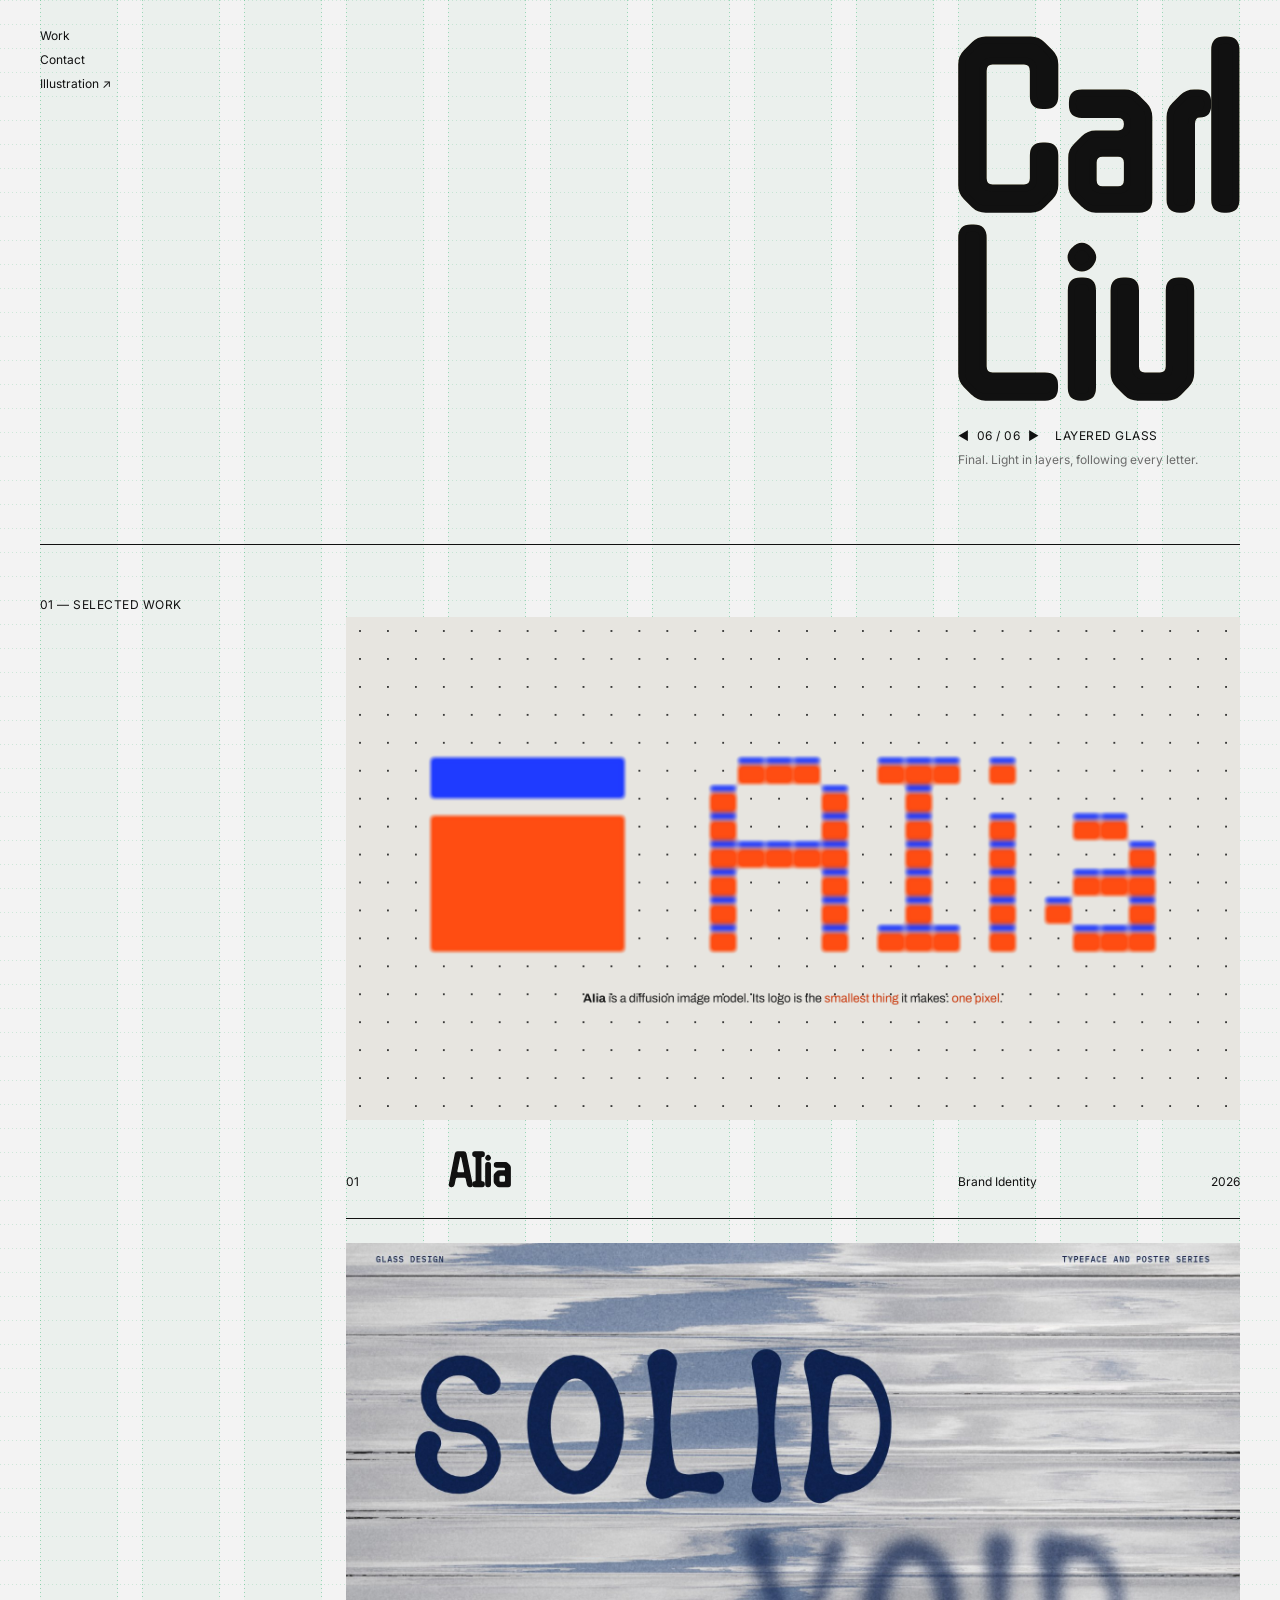
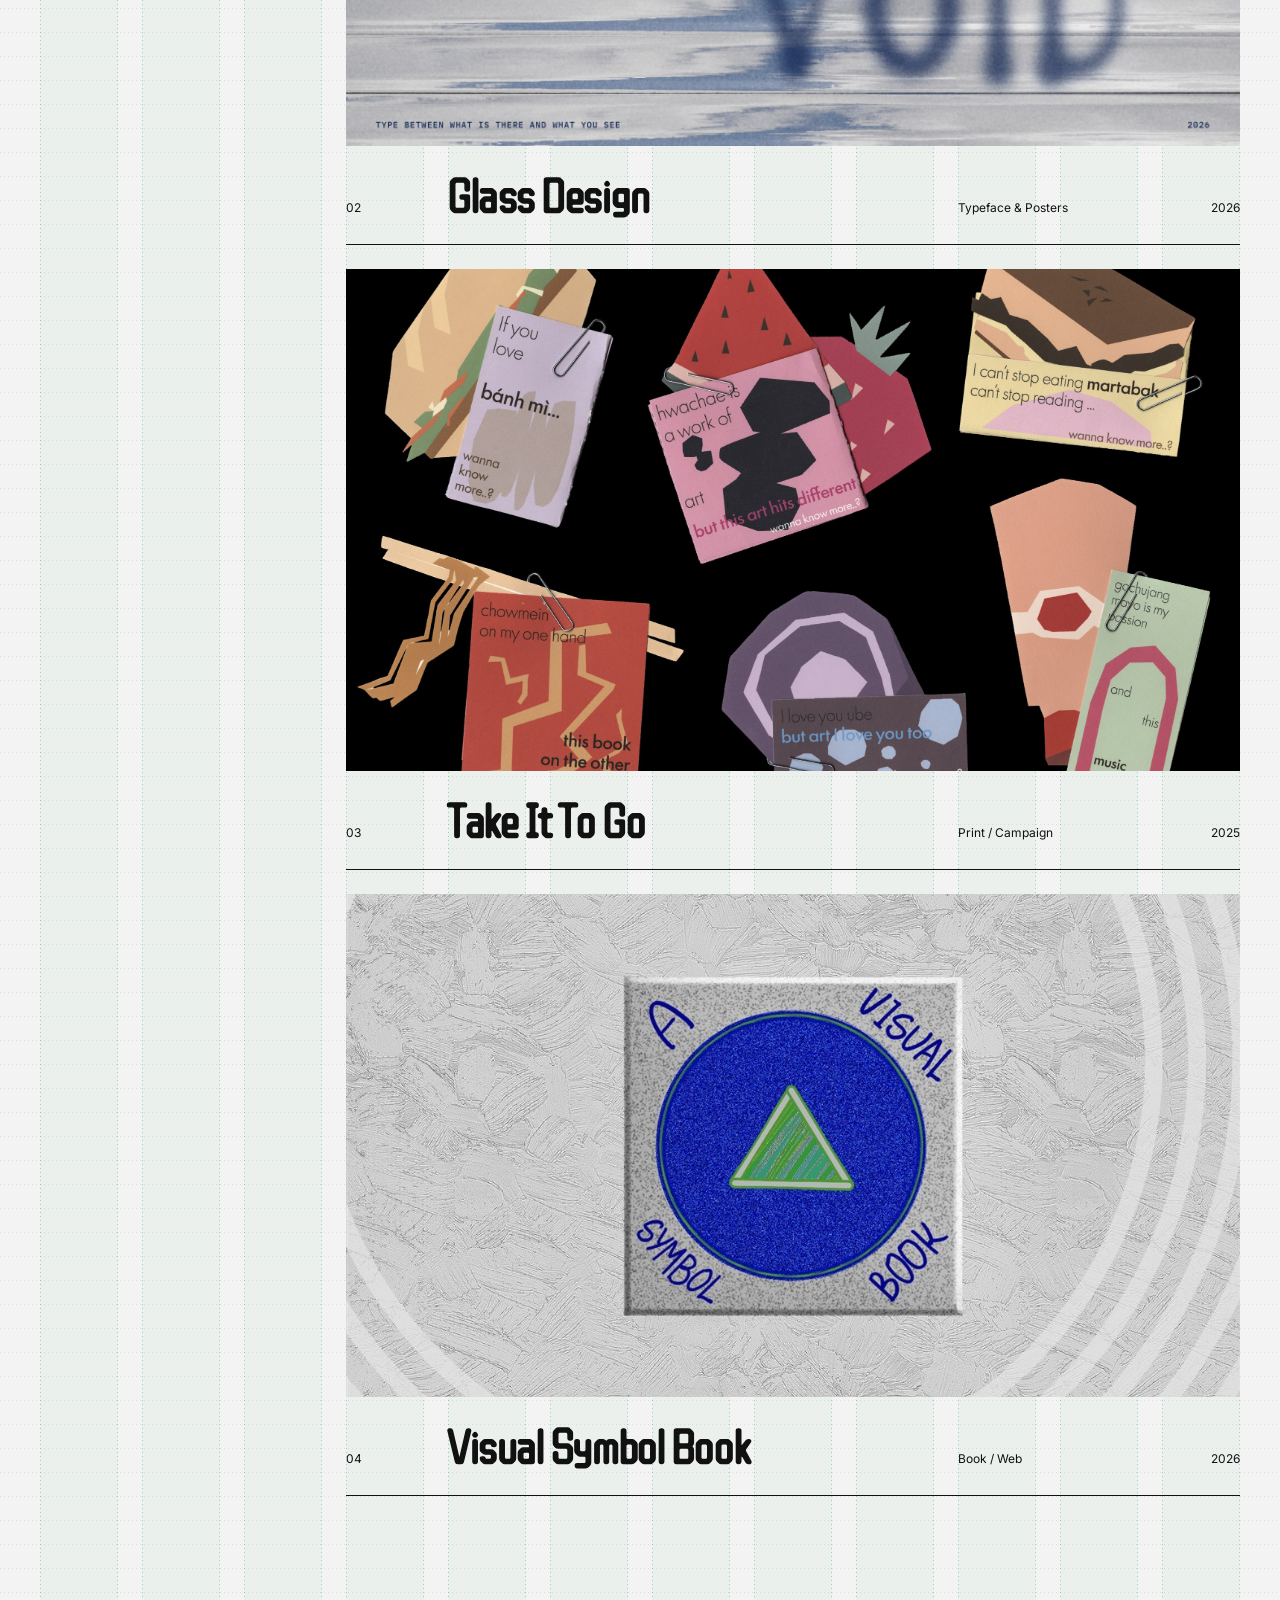
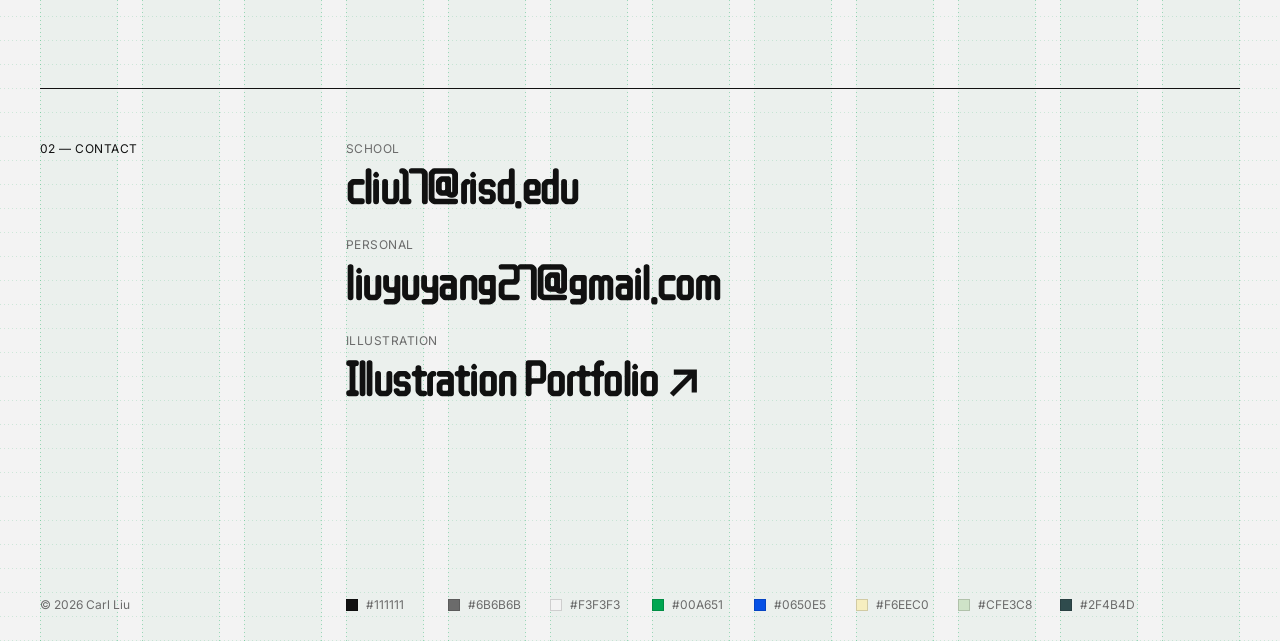
<file: index.html>
<!doctype html>
<html lang="en">
<head>
  <meta charset="UTF-8">
  <meta name="viewport" content="width=device-width, initial-scale=1.0">
  <title>Carl Liu — Portfolio</title>
  <link rel="preconnect" href="https://fonts.googleapis.com">
  <link rel="preconnect" href="https://fonts.gstatic.com" crossorigin>
  <link href="https://fonts.googleapis.com/css2?family=Inter:wght@400;700;900&family=ZCOOL+QingKe+HuangYou&display=swap" rel="stylesheet">
  <link rel="stylesheet" href="style.css">
  <script src="script.js" defer></script>
  <script src="hero.js" defer></script>
</head>
<body>
  <svg class="svg-defs" width="0" height="0" aria-hidden="true">
    <!-- v01–v03: gooey only (blur + alpha threshold fuses nearby letters) -->
    <filter id="goo-plain" x="-20%" y="-20%" width="140%" height="140%" color-interpolation-filters="sRGB">
      <feGaussianBlur class="goo-blur" in="SourceGraphic" stdDeviation="0" />
      <feColorMatrix mode="matrix" values="1 0 0 0 0  0 1 0 0 0  0 0 1 0 0  0 0 0 24 -10" result="blobs" />
      <!-- Keep the letters' own colors crisp; only the bridges between them stay blurred -->
      <feComposite in="SourceGraphic" in2="blobs" operator="atop" result="shape" />
    </filter>

    <!-- v04: lit glass — specular shine + blue rim -->
    <filter id="goo-glass" x="-20%" y="-20%" width="140%" height="140%" color-interpolation-filters="sRGB">
      <feGaussianBlur class="goo-blur" in="SourceGraphic" stdDeviation="0" />
      <feColorMatrix mode="matrix" values="1 0 0 0 0  0 1 0 0 0  0 0 1 0 0  0 0 0 24 -10" result="blobs" />
      <feComposite in="SourceGraphic" in2="blobs" operator="atop" result="shape" />
      <feGaussianBlur id="glass-bump" in="shape" stdDeviation="6" result="bump" />
      <feSpecularLighting in="bump" surfaceScale="5" specularConstant="1" specularExponent="25" lighting-color="#fff" result="light">
        <feDistantLight azimuth="225" elevation="45" />
      </feSpecularLighting>
      <feComposite in="light" in2="shape" operator="in" result="shine" />
      <feMorphology id="glass-rim" in="shape" operator="erode" radius="3" result="inner" />
      <feComposite in="shape" in2="inner" operator="out" result="rim" />
      <feFlood flood-color="#3507b5" flood-opacity="0.7" />
      <feComposite in2="rim" operator="in" result="edge" />
      <feMerge>
        <feMergeNode in="edge" />
        <feMergeNode in="shine" />
      </feMerge>
      <feComponentTransfer result="extra">
        <feFuncA class="goo-fade" type="linear" slope="0" />
      </feComponentTransfer>
      <feMerge>
        <feMergeNode in="shape" />
        <feMergeNode in="extra" />
      </feMerge>
    </filter>

    <!-- v05: frosted — white grain + white rim -->
    <filter id="goo-frost" x="-20%" y="-20%" width="140%" height="140%" color-interpolation-filters="sRGB">
      <feGaussianBlur class="goo-blur" in="SourceGraphic" stdDeviation="0" />
      <feColorMatrix mode="matrix" values="1 0 0 0 0  0 1 0 0 0  0 0 1 0 0  0 0 0 24 -10" result="blobs" />
      <feComposite in="SourceGraphic" in2="blobs" operator="atop" result="shape" />
      <feTurbulence type="fractalNoise" baseFrequency="0.9" numOctaves="2" />
      <feColorMatrix values="0 0 0 0 1  0 0 0 0 1  0 0 0 0 1  0.4 0 0 0 -0.2" />
      <feComposite in2="shape" operator="in" result="grain" />
      <feMorphology in="shape" operator="erode" radius="2" result="inner" />
      <feComposite in="shape" in2="inner" operator="out" />
      <feColorMatrix values="0 0 0 0 1  0 0 0 0 1  0 0 0 0 1  0 0 0 0.8 0" />
      <feMerge>
        <feMergeNode in="grain" />
        <feMergeNode />
      </feMerge>
      <feComponentTransfer result="extra">
        <feFuncA class="goo-fade" type="linear" slope="0" />
      </feComponentTransfer>
      <feMerge>
        <feMergeNode in="shape" />
        <feMergeNode in="extra" />
      </feMerge>
    </filter>

    <!-- v06 (final): layered contour glass -->
    <filter id="goo-contour" x="-20%" y="-20%" width="140%" height="140%" color-interpolation-filters="sRGB">
      <feGaussianBlur class="goo-blur" in="SourceGraphic" stdDeviation="0" />
      <feColorMatrix mode="matrix" values="1 0 0 0 0  0 1 0 0 0  0 0 1 0 0  0 0 0 24 -10" result="blobs" />
      <feComposite in="SourceGraphic" in2="blobs" operator="atop" result="shape" />
      <!-- Contour glass: blur the shape into a height field, warp it, map heights to color bands -->
      <feGaussianBlur id="contour-blur" in="shape" stdDeviation="14" result="height" />
      <feTurbulence type="fractalNoise" baseFrequency="0.006" numOctaves="2" seed="3" result="warp">
        <animate attributeName="baseFrequency" values="0.006;0.009;0.006" dur="10s" repeatCount="indefinite" />
      </feTurbulence>
      <feDisplacementMap id="contour-warp" in="height" in2="warp" scale="40" xChannelSelector="R" yChannelSelector="G" />
      <feColorMatrix values="0 0 0 1.7 -0.7  0 0 0 1.7 -0.7  0 0 0 1.7 -0.7  0 0 0 0 1" />
      <feComponentTransfer>
        <!-- edge → center: cream, butter, cream, mint, SLATE, cream, butter, sage, cream, mint, SLATE, butter, cream, mint, butter, cream -->
        <feFuncR type="table" tableValues="0.965 0.949 0.965 0.812 0.184 0.965 0.949 0.561 0.965 0.812 0.184 0.949 0.965 0.812 0.949 0.965" />
        <feFuncG type="table" tableValues="0.933 0.851 0.933 0.890 0.294 0.933 0.851 0.702 0.933 0.890 0.294 0.851 0.933 0.890 0.851 0.933" />
        <feFuncB type="table" tableValues="0.753 0.541 0.753 0.784 0.302 0.753 0.541 0.659 0.753 0.784 0.302 0.541 0.753 0.784 0.541 0.753" />
      </feComponentTransfer>
      <feComposite in2="shape" operator="in" result="contour" />
      <!-- Frost: white grain + rim, kept inside the letters -->
      <feTurbulence type="fractalNoise" baseFrequency="0.9" numOctaves="2" />
      <feColorMatrix values="0 0 0 0 1  0 0 0 0 1  0 0 0 0 1  0.4 0 0 0 -0.2" />
      <feComposite in2="shape" operator="in" result="grain" />
      <feMorphology in="shape" operator="erode" radius="2" result="inner" />
      <feComposite in="shape" in2="inner" operator="out" />
      <feColorMatrix values="0 0 0 0 0.239  0 0 0 0 0.42  0 0 0 0 0.4  0 0 0 0.9 0" />
      <!-- Soften the rim; clipping to the shape keeps the blur inside the letters -->
      <feGaussianBlur stdDeviation="0" />
      <feComposite in2="shape" operator="in" result="rim" />
      <feMerge>
        <feMergeNode in="contour" />
        <feMergeNode in="grain" />
        <feMergeNode in="rim" />
      </feMerge>
      <!-- Fades the effects in/out with the hover (slope set by hero.js) -->
      <feComponentTransfer result="frost">
        <feFuncA class="goo-fade" type="linear" slope="0" />
      </feComponentTransfer>
      <feMerge>
        <feMergeNode in="shape" />
        <feMergeNode in="frost" />
      </feMerge>
    </filter>
  </svg>

  <div class="grid-overlay" aria-hidden="true">
    <div class="grid-overlay__rows"></div>
    <div class="grid-overlay__cols grid">
      <span></span><span></span><span></span><span></span>
      <span></span><span></span><span></span><span></span>
      <span></span><span></span><span></span><span></span>
    </div>
  </div>

  <header class="site-header grid">
    <div class="header-index">
      <nav class="nav">
        <a href="#work">Work</a>
        <a href="#contact">Contact</a>
        <a href="https://kakatoal.github.io/Carl-Liu-s-illustration-portfolio/" target="_blank" rel="noopener">Illustration ↗</a>
      </nav>
    </div>
    <div class="masthead">
      <div class="hero-title-wrap">
        <h1 class="hero-title" aria-label="Carl Liu" title="Click to see how this title evolved">Carl<br>Liu</h1>
      </div>
      <div class="iteration" aria-live="polite">
        <p class="label iteration-head">
          <button class="iteration-btn" data-step="-1" aria-label="Previous iteration">&#9664;&#xFE0E;</button>
          <span class="iteration-count"></span>
          <button class="iteration-btn" data-step="1" aria-label="Next iteration">&#9654;&#xFE0E;</button>
          <span class="iteration-name"></span>
        </p>
        <p class="iteration-note"></p>
      </div>
    </div>
  </header>

  <main id="top">
    <section id="work" class="section grid">
      <p class="label section-label">01 — Selected Work</p>
      <ol class="section-body work-list">
        <li class="work-item">
          <a href="projects/aiia.html" class="work-link">
            <img class="work-cover" src="projects/aiia/cover.png" alt="AIia cover: the pixel mark beside the pixel wordmark">
            <span class="work-row">
              <span class="work-index">01</span>
              <span class="work-title">AIia</span>
              <span class="work-meta">Brand Identity</span>
              <span class="work-year">2026</span>
            </span>
          </a>
        </li>
        <li class="work-item">
          <a href="projects/glass-design.html" class="work-link">
            <img class="work-cover" src="projects/glass-design/cover.jpg" alt="Glass Design cover: SOLID crisp, VOID dissolving behind fluted glass" loading="lazy">
            <span class="work-row">
              <span class="work-index">02</span>
              <span class="work-title">Glass Design</span>
              <span class="work-meta">Typeface &amp; Posters</span>
              <span class="work-year">2026</span>
            </span>
          </a>
        </li>
        <li class="work-item">
          <a href="projects/take-it-to-go.html" class="work-link">
            <img class="work-cover" src="projects/take-it-to-go/tags.jpg" alt="Take It To Go: package tags clipped to paper-cut food" loading="lazy">
            <span class="work-row">
              <span class="work-index">03</span>
              <span class="work-title">Take It To Go</span>
              <span class="work-meta">Print / Campaign</span>
              <span class="work-year">2025</span>
            </span>
          </a>
        </li>
        <li class="work-item">
          <a href="projects/visual-symbol-book.html" class="work-link">
            <img class="work-cover" src="projects/visual-symbol-book/page-00.jpg" alt="A Visual Symbol Book cover: a triangle inside a circle inside a square" loading="lazy">
            <span class="work-row">
              <span class="work-index">04</span>
              <span class="work-title">Visual Symbol Book</span>
              <span class="work-meta">Book / Web</span>
              <span class="work-year">2026</span>
            </span>
          </a>
        </li>
      </ol>
    </section>

    <section id="contact" class="section grid">
      <p class="label section-label">02 — Contact</p>
      <div class="section-body">
        <ul class="contact-emails">
          <li>
            <span class="label">School</span>
            <a href="mailto:cliu17@risd.edu" class="contact-email">cliu17@risd.edu</a>
          </li>
          <li>
            <span class="label">Personal</span>
            <a href="mailto:liuyuyang27@gmail.com" class="contact-email">liuyuyang27@gmail.com</a>
          </li>
          <li>
            <span class="label">Illustration</span>
            <a href="https://kakatoal.github.io/Carl-Liu-s-illustration-portfolio/" class="contact-email" target="_blank" rel="noopener">Illustration Portfolio ↗</a>
          </li>
        </ul>
      </div>
    </section>
  </main>

  <footer class="site-footer grid">
    <p class="footer-copy">&copy; <span id="year"></span> Carl Liu</p>
    <ul class="palette" aria-label="Colors used on this site">
      <li><span class="swatch" style="--c: #111111"></span>#111111</li>
      <li><span class="swatch" style="--c: #6B6B6B"></span>#6B6B6B</li>
      <li><span class="swatch" style="--c: #F3F3F3"></span>#F3F3F3</li>
      <li><span class="swatch" style="--c: #00A651"></span>#00A651</li>
      <li><span class="swatch" style="--c: #0650E5"></span>#0650E5</li>
      <li><span class="swatch" style="--c: #F6EEC0"></span>#F6EEC0</li>
      <li><span class="swatch" style="--c: #CFE3C8"></span>#CFE3C8</li>
      <li><span class="swatch" style="--c: #2F4B4D"></span>#2F4B4D</li>
    </ul>
  </footer>
</body>
</html>
</file>
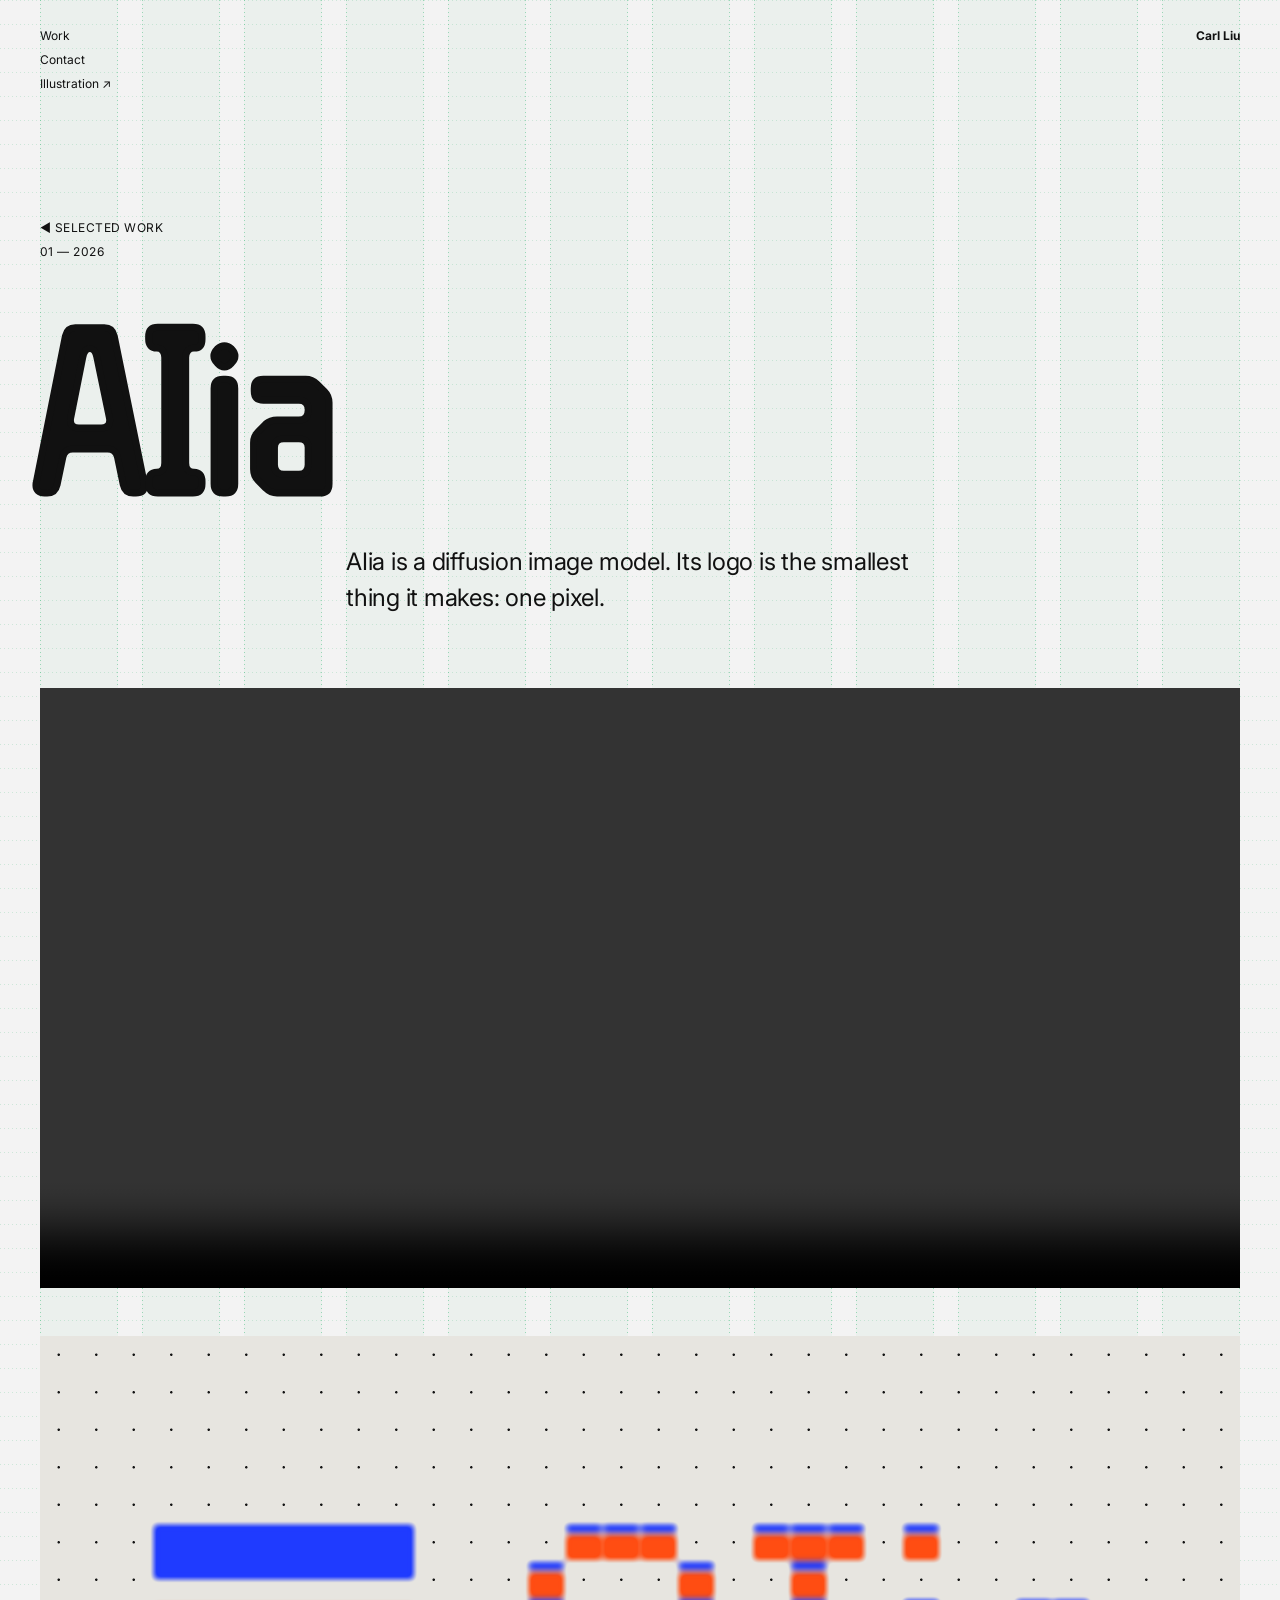
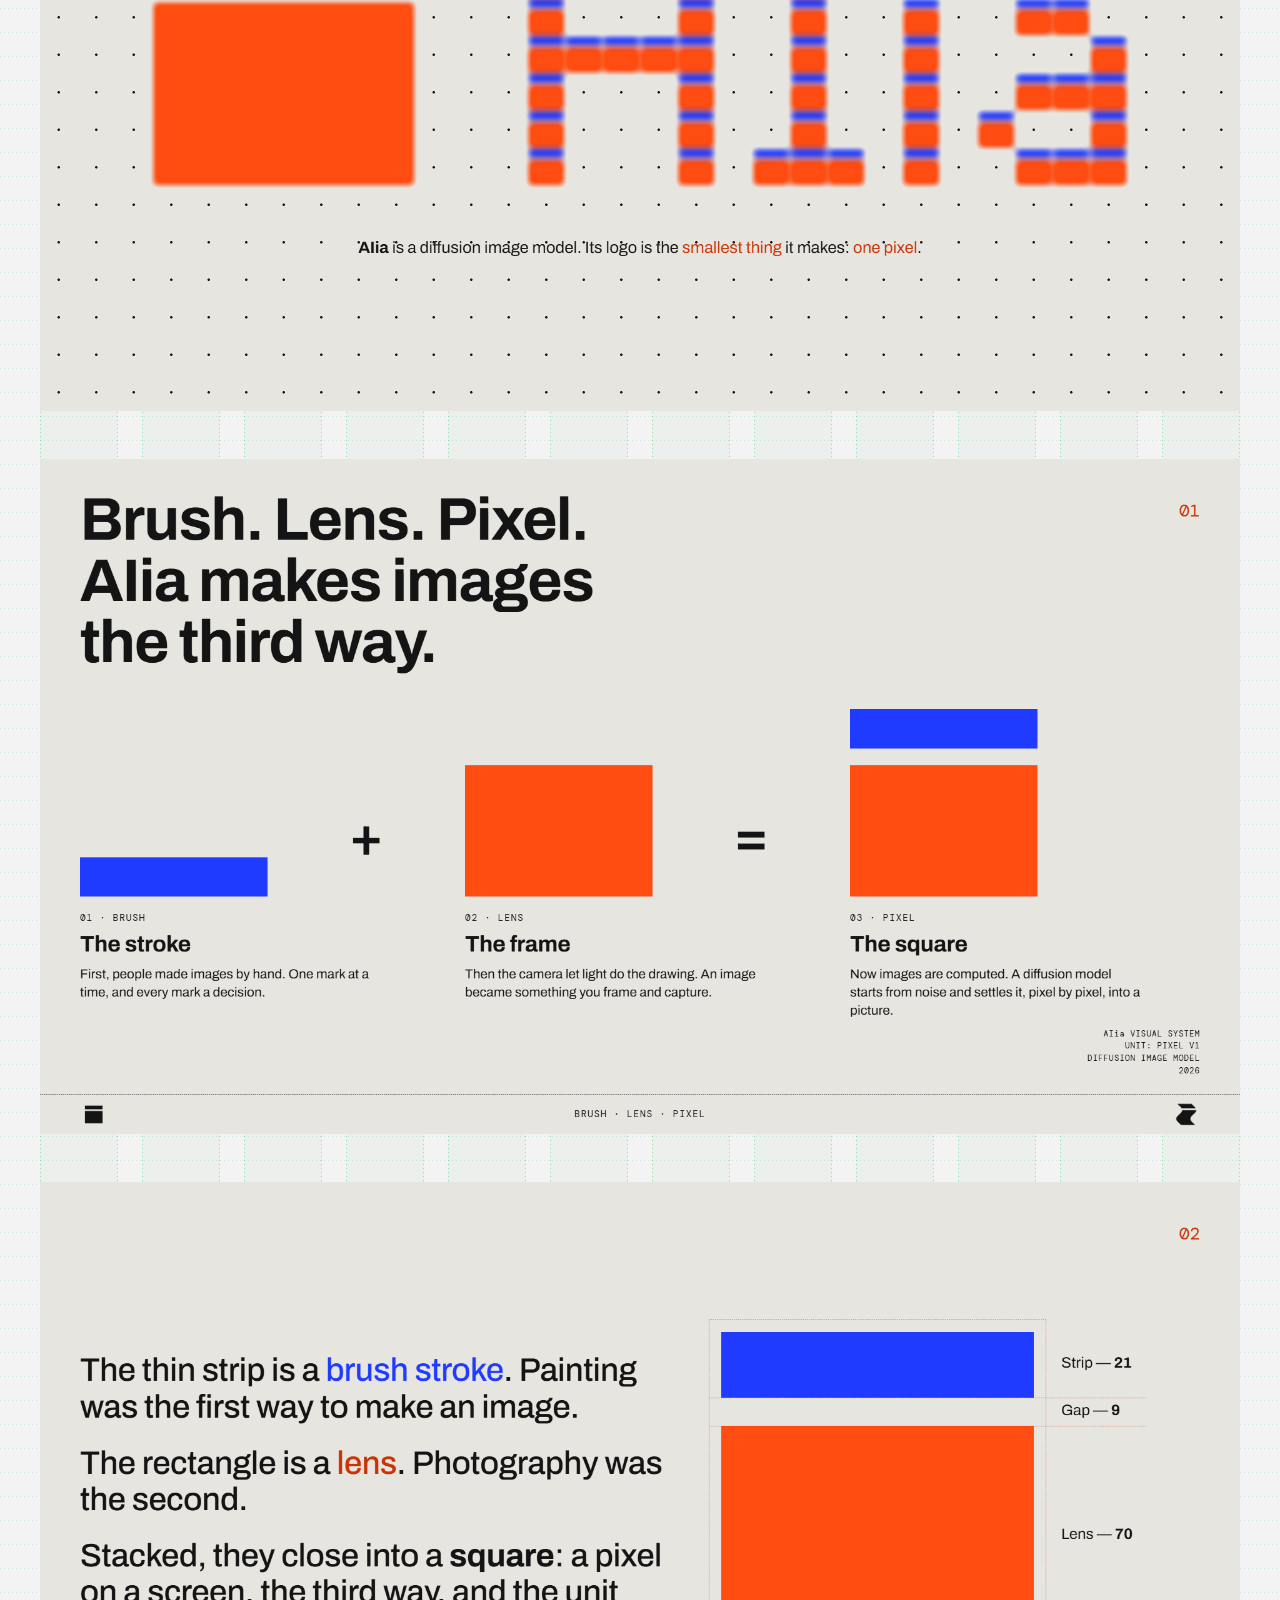
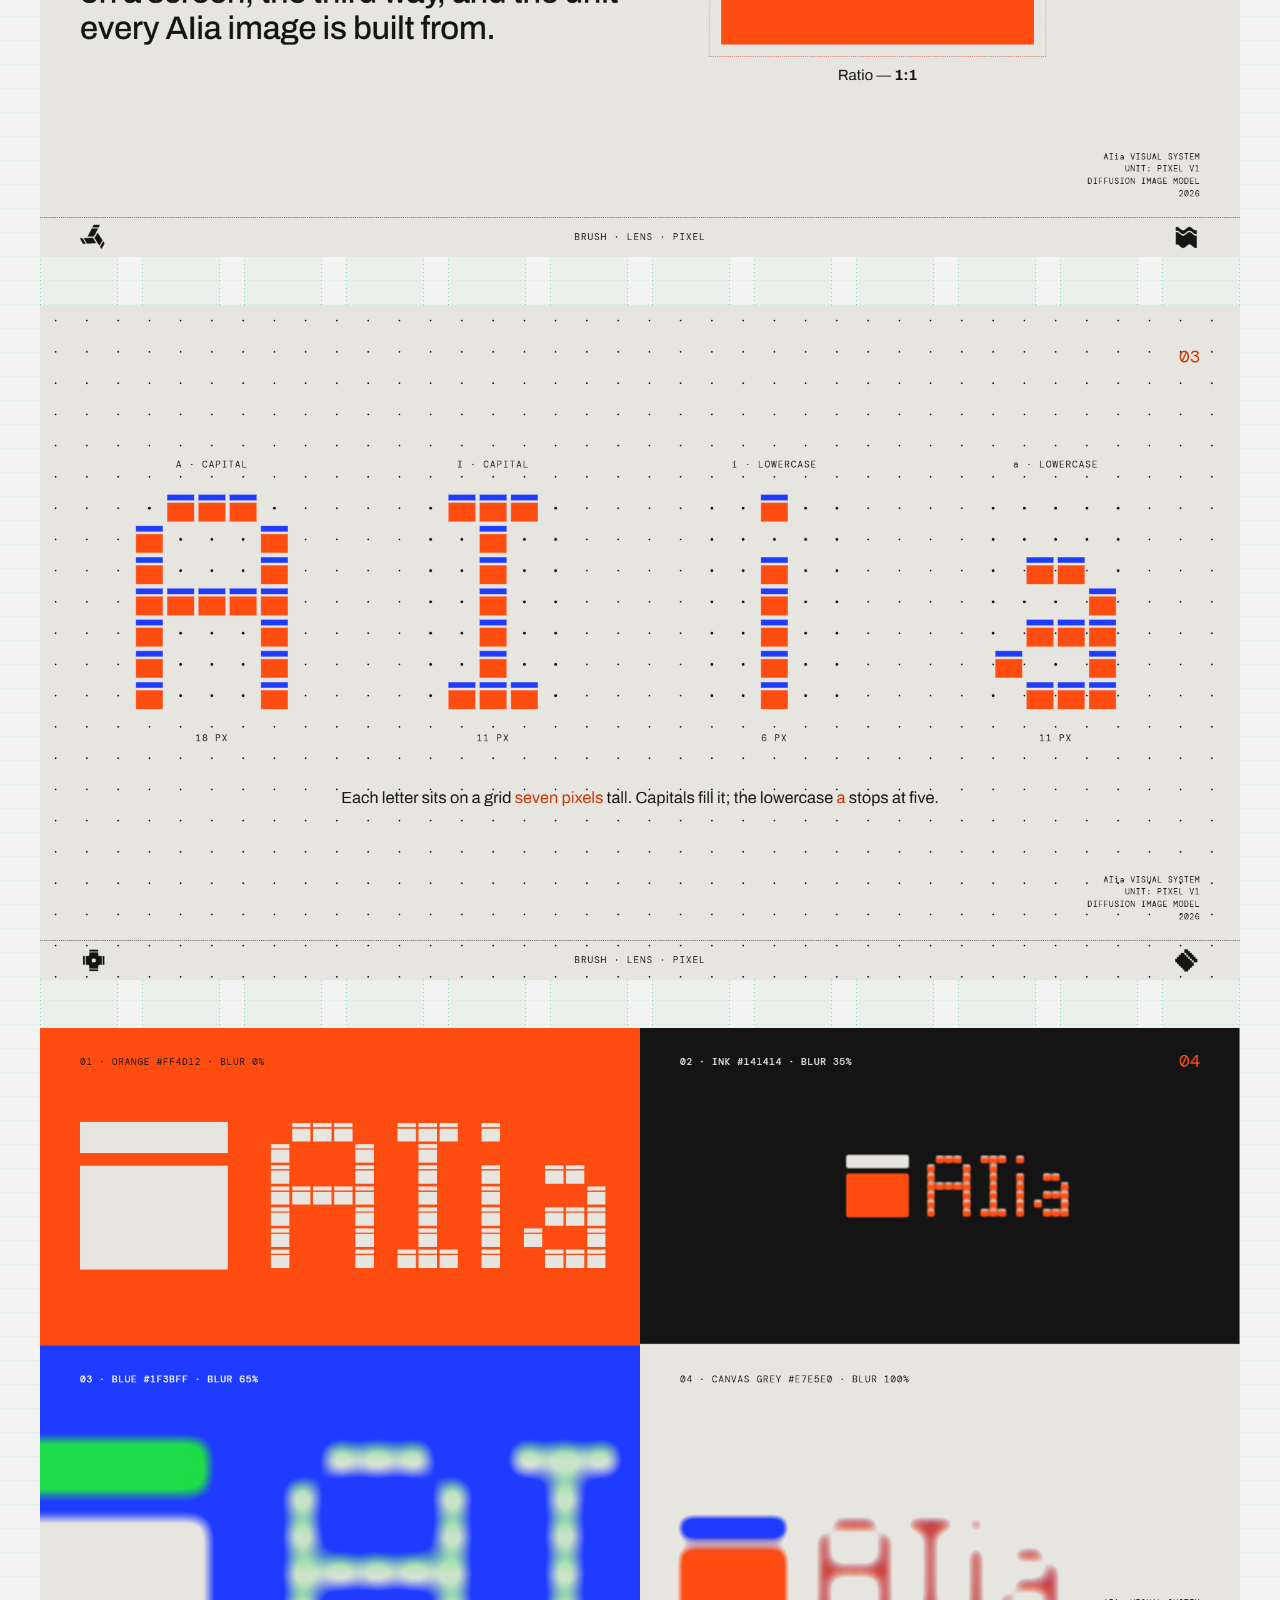
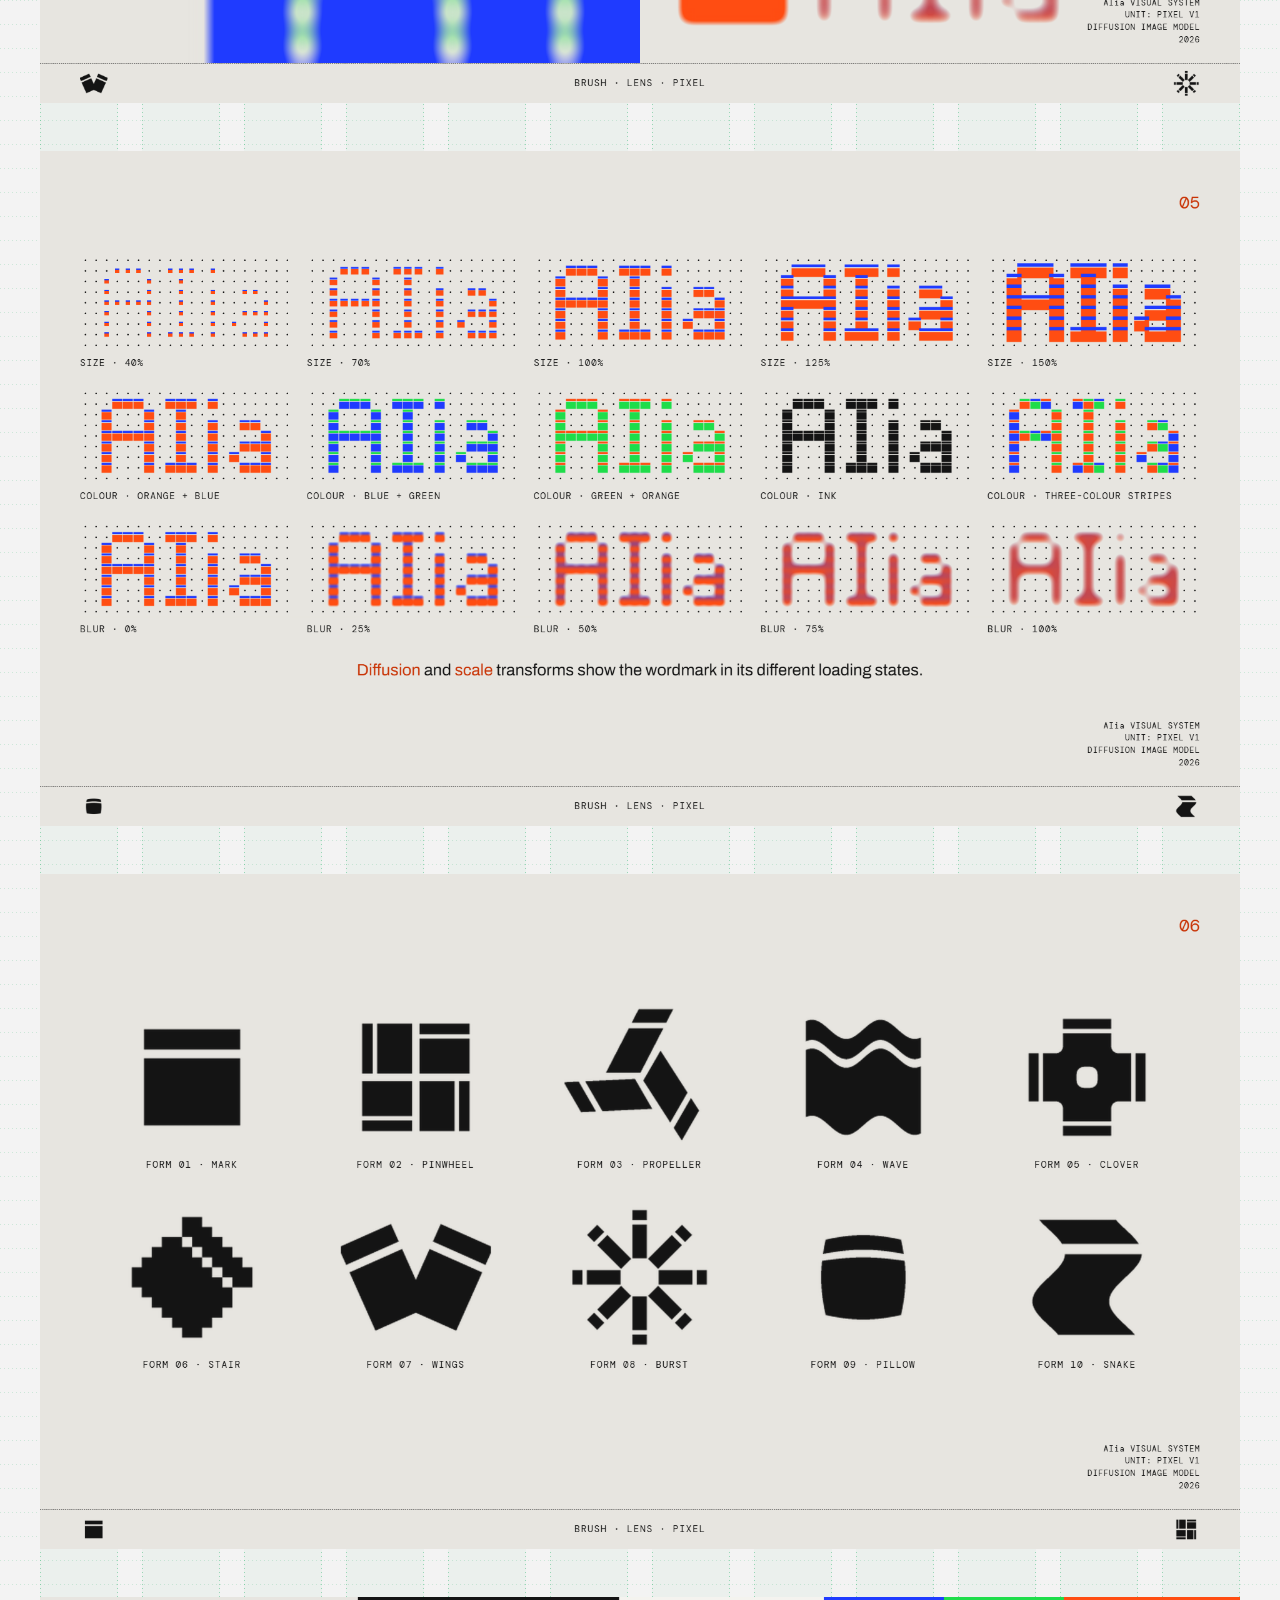
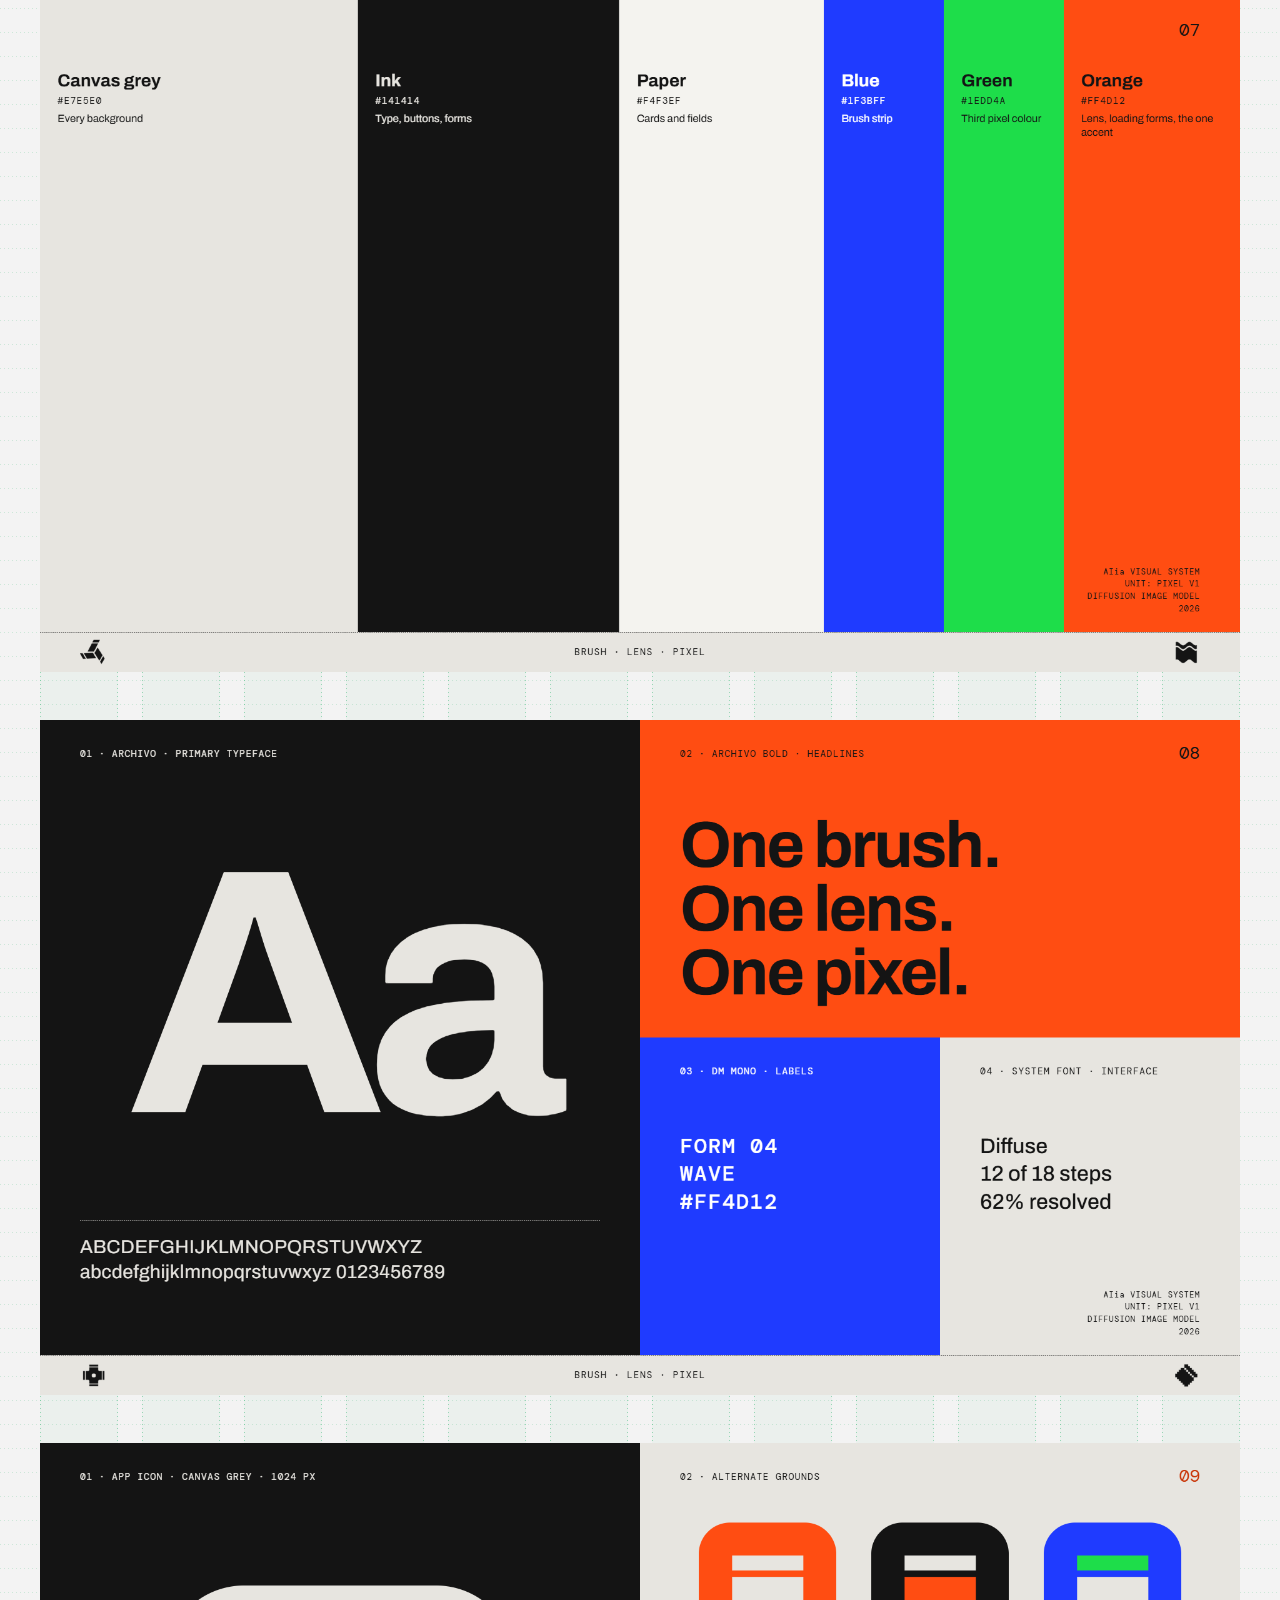
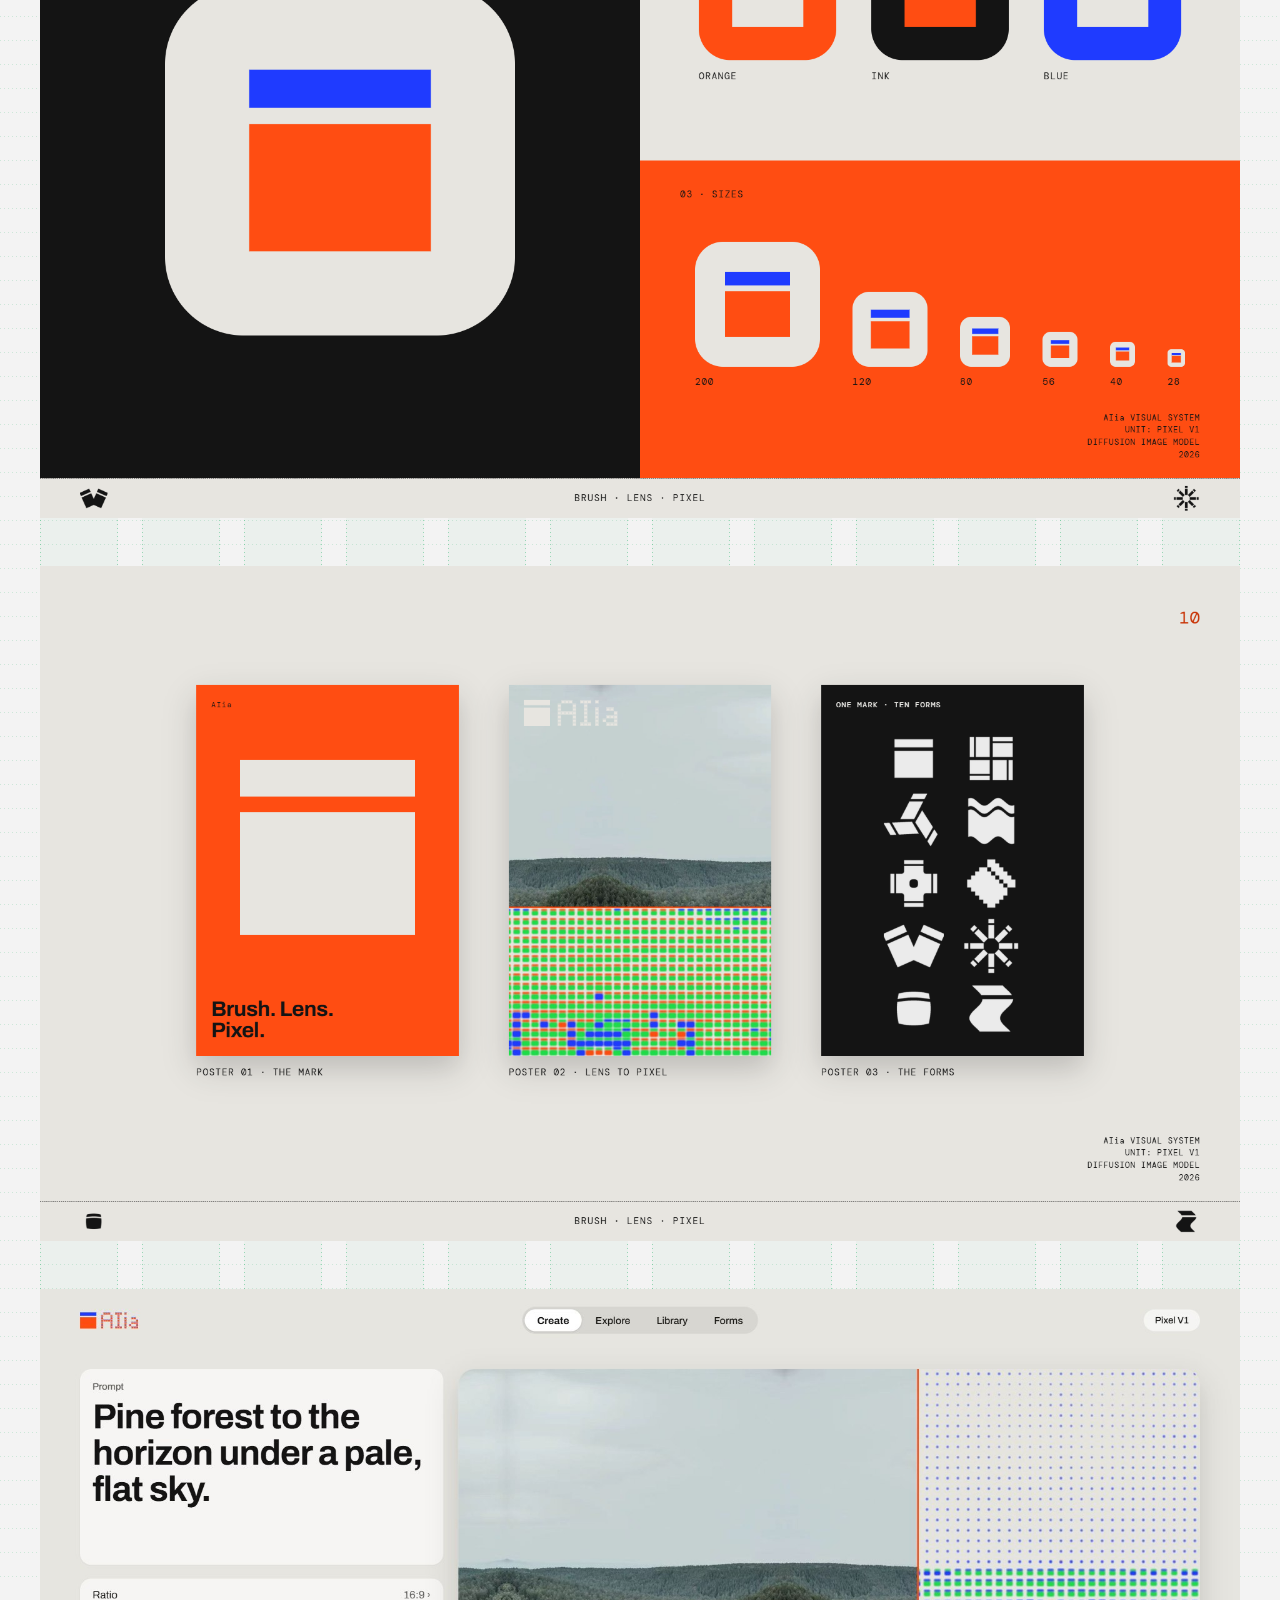
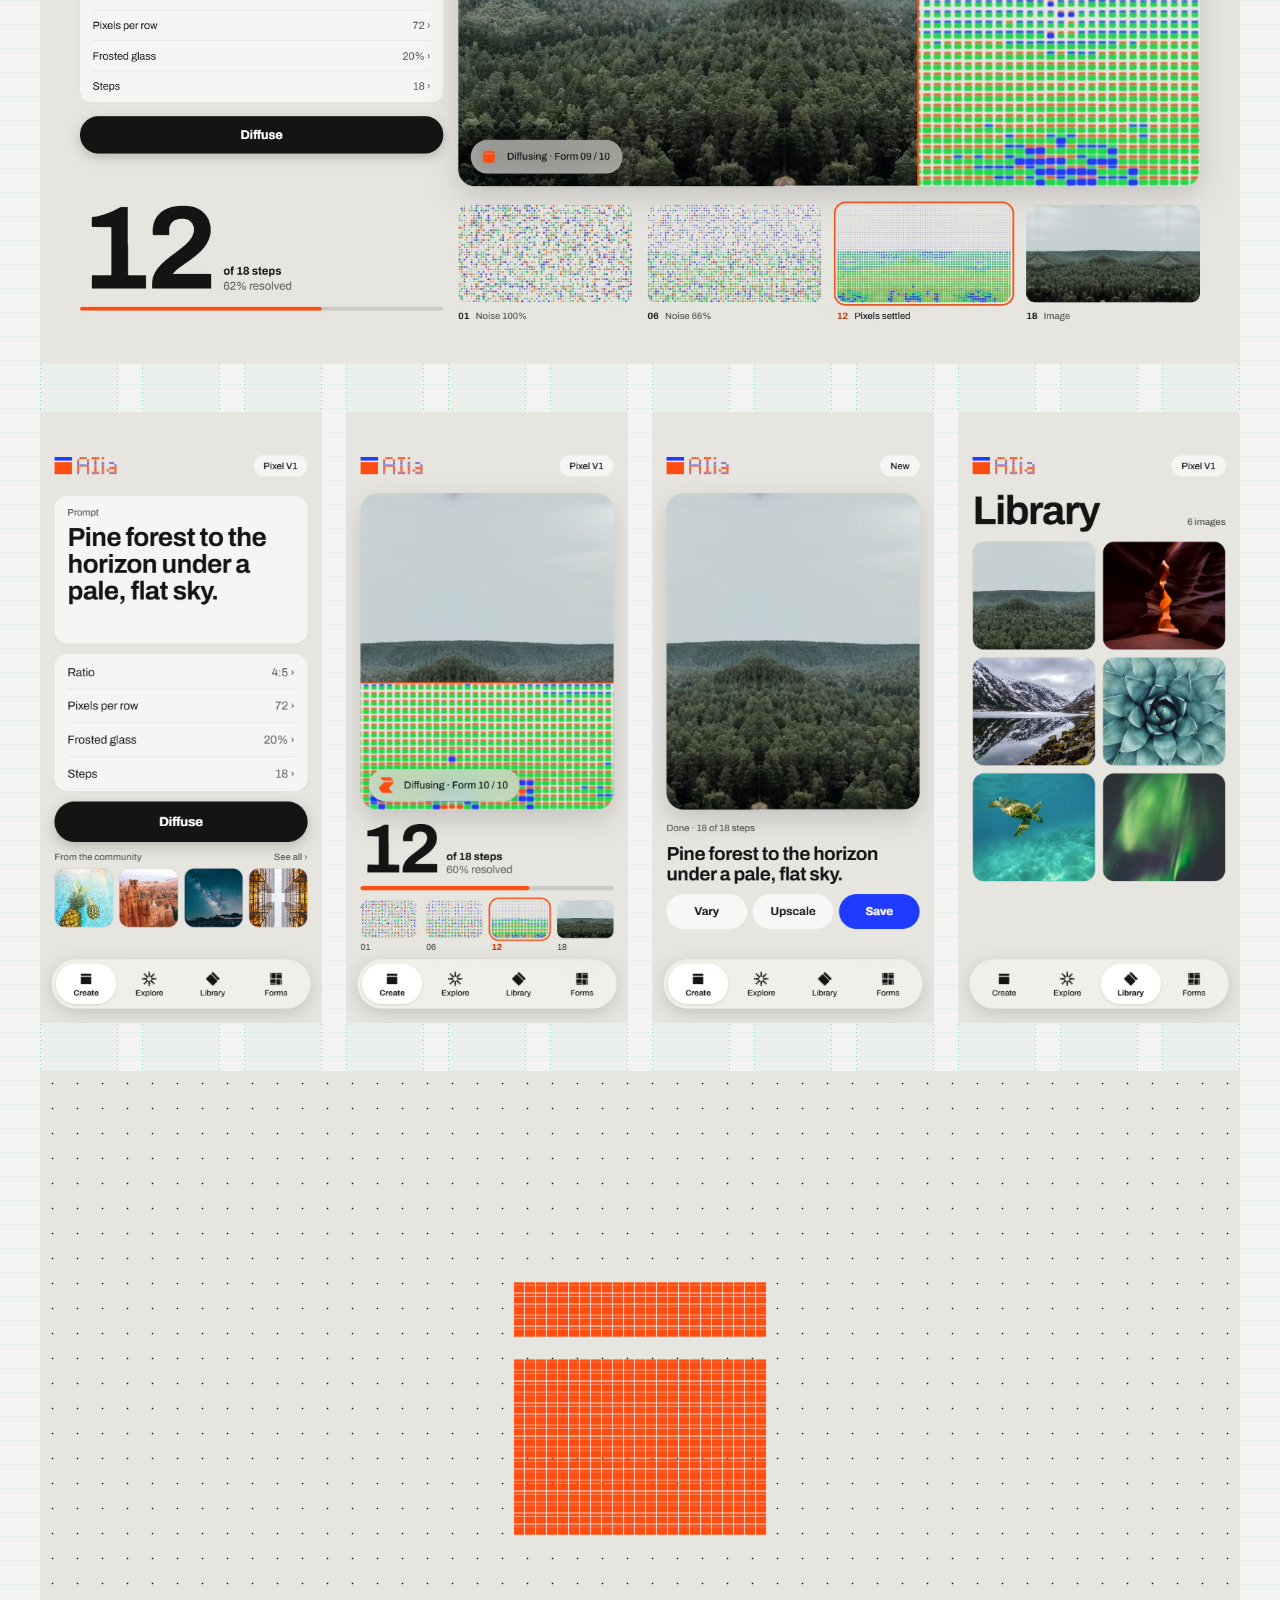
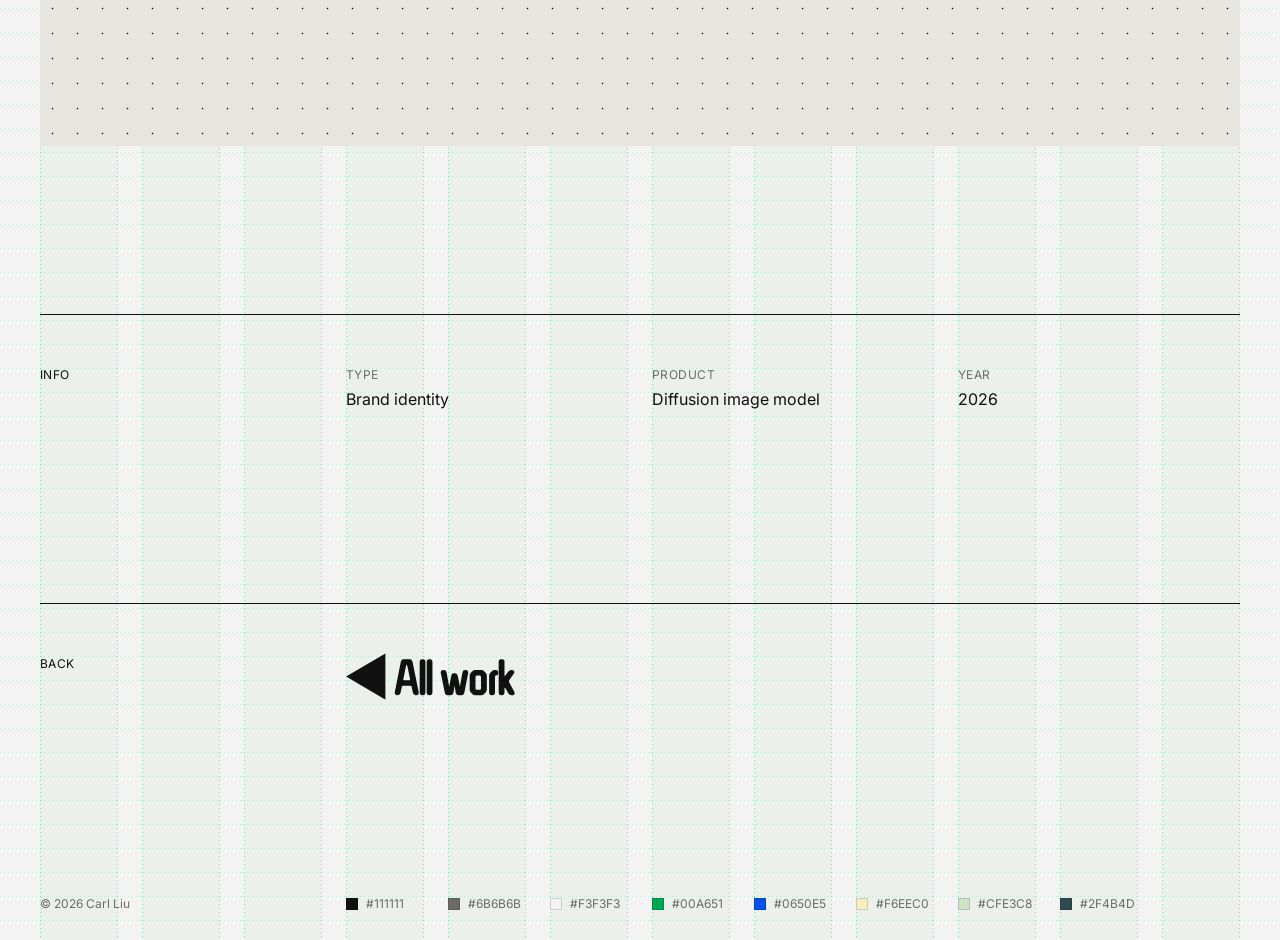
<file: projects/aiia.html>
<!doctype html>
<html lang="en">
<head>
  <meta charset="UTF-8">
  <meta name="viewport" content="width=device-width, initial-scale=1.0">
  <title>AIia — Carl Liu</title>
  <link rel="preconnect" href="https://fonts.googleapis.com">
  <link rel="preconnect" href="https://fonts.gstatic.com" crossorigin>
  <link href="https://fonts.googleapis.com/css2?family=Inter:wght@400;700;900&family=ZCOOL+QingKe+HuangYou&display=swap" rel="stylesheet">
  <link rel="stylesheet" href="../style.css">
  <script src="../script.js" defer></script>
</head>
<body>
  <div class="grid-overlay" aria-hidden="true">
    <div class="grid-overlay__rows"></div>
    <div class="grid-overlay__cols grid">
      <span></span><span></span><span></span><span></span>
      <span></span><span></span><span></span><span></span>
      <span></span><span></span><span></span><span></span>
    </div>
  </div>

  <header class="site-header grid">
    <div class="header-index">
      <nav class="nav">
        <a href="../index.html#work">Work</a>
        <a href="../index.html#contact">Contact</a>
        <a href="https://kakatoal.github.io/Carl-Liu-s-illustration-portfolio/" target="_blank" rel="noopener">Illustration ↗</a>
      </nav>
    </div>
    <a href="../index.html" class="logo">Carl Liu</a>
  </header>

  <main>
    <section class="project-hero grid">
      <p class="label project-label"><a href="../index.html#work">◀&#xFE0E; Selected Work</a><br>01 — 2026</p>
      <h1 class="project-title">AIia</h1>
      <p class="project-intro">
        AIia is a diffusion image model. Its logo is the smallest thing it makes: one pixel.
      </p>
    </section>

    <figure class="plate grid">
      <video src="aiia/intro.mp4" autoplay muted loop playsinline controls preload="metadata" aria-label="AIia promotional video"></video>
    </figure>

    <figure class="plate grid">
      <img src="aiia/cover.png" width="1920" height="1080" alt="AIia cover: the pixel mark beside the AIia wordmark built from small pixels">
    </figure>

    <figure class="plate grid">
      <img src="aiia/story.png" width="1920" height="1080" alt="Brand story: a blue strip (brush) plus an orange rectangle (lens) equals the stacked pixel mark" loading="lazy">
    </figure>

    <figure class="plate grid">
      <img src="aiia/mark.png" width="1920" height="1080" alt="Logomark construction with strip, gap and lens proportions" loading="lazy">
    </figure>

    <figure class="plate grid">
      <img src="aiia/wordmark.png" width="1920" height="1080" alt="The AIia wordmark" loading="lazy">
    </figure>

    <figure class="plate grid">
      <img src="aiia/color-versions.png" width="1920" height="1080" alt="Colour versions of the logo" loading="lazy">
    </figure>

    <figure class="plate grid">
      <img src="aiia/lockups.png" width="1920" height="1080" alt="Logo lockup variations" loading="lazy">
    </figure>

    <figure class="plate grid">
      <img src="aiia/forms.png" width="1920" height="1080" alt="Library of the ten forms" loading="lazy">
    </figure>

    <figure class="plate grid">
      <img src="aiia/color.png" width="1920" height="1080" alt="Colour palette: canvas grey, ink, paper, blue, green and orange" loading="lazy">
    </figure>

    <figure class="plate grid">
      <img src="aiia/type.png" width="1920" height="1080" alt="Typefaces" loading="lazy">
    </figure>

    <figure class="plate grid">
      <img src="aiia/app-icon.png" width="1920" height="1080" alt="App icon" loading="lazy">
    </figure>

    <figure class="plate grid">
      <img src="aiia/posters.png" width="1920" height="1080" alt="Three posters: the mark, lens to pixel, and the ten forms" loading="lazy">
    </figure>

    <figure class="plate grid">
      <img src="aiia/desktop.jpg" width="1920" height="1080" alt="Desktop generation screen: prompt, settings and an image resolving from pixels" loading="lazy">
    </figure>

    <figure class="plate grid">
      <div class="plate-phones">
        <img src="aiia/mobile-input.png" width="390" height="844" alt="Mobile prompt input screen" loading="lazy">
        <img src="aiia/mobile-diffusing.png" width="390" height="844" alt="Mobile screen while the image is diffusing, step 12 of 18" loading="lazy">
        <img src="aiia/mobile-result.png" width="390" height="844" alt="Mobile screen with the finished image and save options" loading="lazy">
        <img src="aiia/mobile-library.png" width="390" height="844" alt="Mobile library screen with generated images" loading="lazy">
      </div>
    </figure>

    <figure class="plate grid">
      <img src="aiia/end.png" width="1920" height="1080" alt="Closing frame: the pixel mark made of a fine grid" loading="lazy">
    </figure>

    <section class="project-info section grid">
      <p class="label section-label">Info</p>
      <dl class="section-body project-meta">
        <div>
          <dt class="label">Type</dt>
          <dd>Brand identity</dd>
        </div>
        <div>
          <dt class="label">Product</dt>
          <dd>Diffusion image model</dd>
        </div>
        <div>
          <dt class="label">Year</dt>
          <dd>2026</dd>
        </div>
      </dl>
    </section>

    <nav class="project-back section grid">
      <p class="label section-label">Back</p>
      <a href="../index.html#work" class="section-body project-back-link">◀&#xFE0E; All work</a>
    </nav>
  </main>

  <footer class="site-footer grid">
    <p class="footer-copy">&copy; <span id="year"></span> Carl Liu</p>
    <ul class="palette" aria-label="Colors used on this site">
      <li><span class="swatch" style="--c: #111111"></span>#111111</li>
      <li><span class="swatch" style="--c: #6B6B6B"></span>#6B6B6B</li>
      <li><span class="swatch" style="--c: #F3F3F3"></span>#F3F3F3</li>
      <li><span class="swatch" style="--c: #00A651"></span>#00A651</li>
      <li><span class="swatch" style="--c: #0650E5"></span>#0650E5</li>
      <li><span class="swatch" style="--c: #F6EEC0"></span>#F6EEC0</li>
      <li><span class="swatch" style="--c: #CFE3C8"></span>#CFE3C8</li>
      <li><span class="swatch" style="--c: #2F4B4D"></span>#2F4B4D</li>
    </ul>
  </footer>
</body>
</html>
</file>
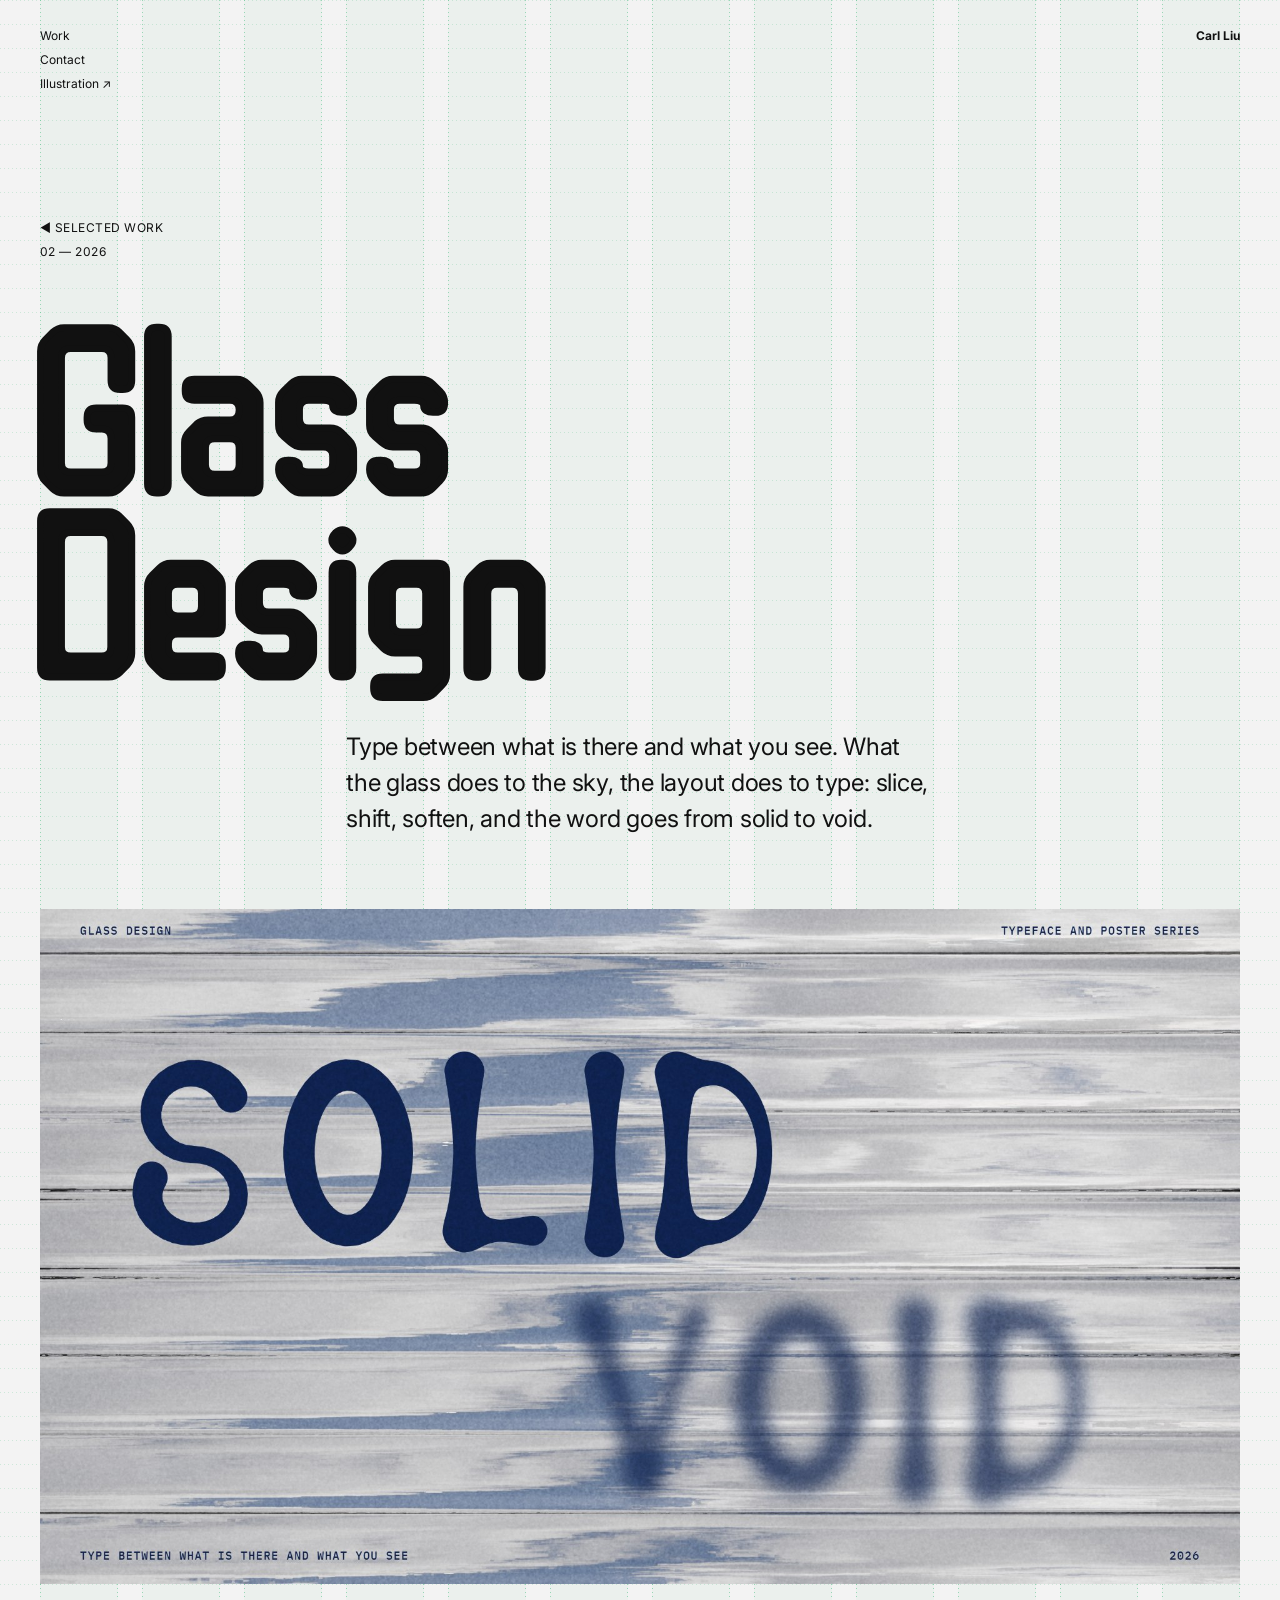
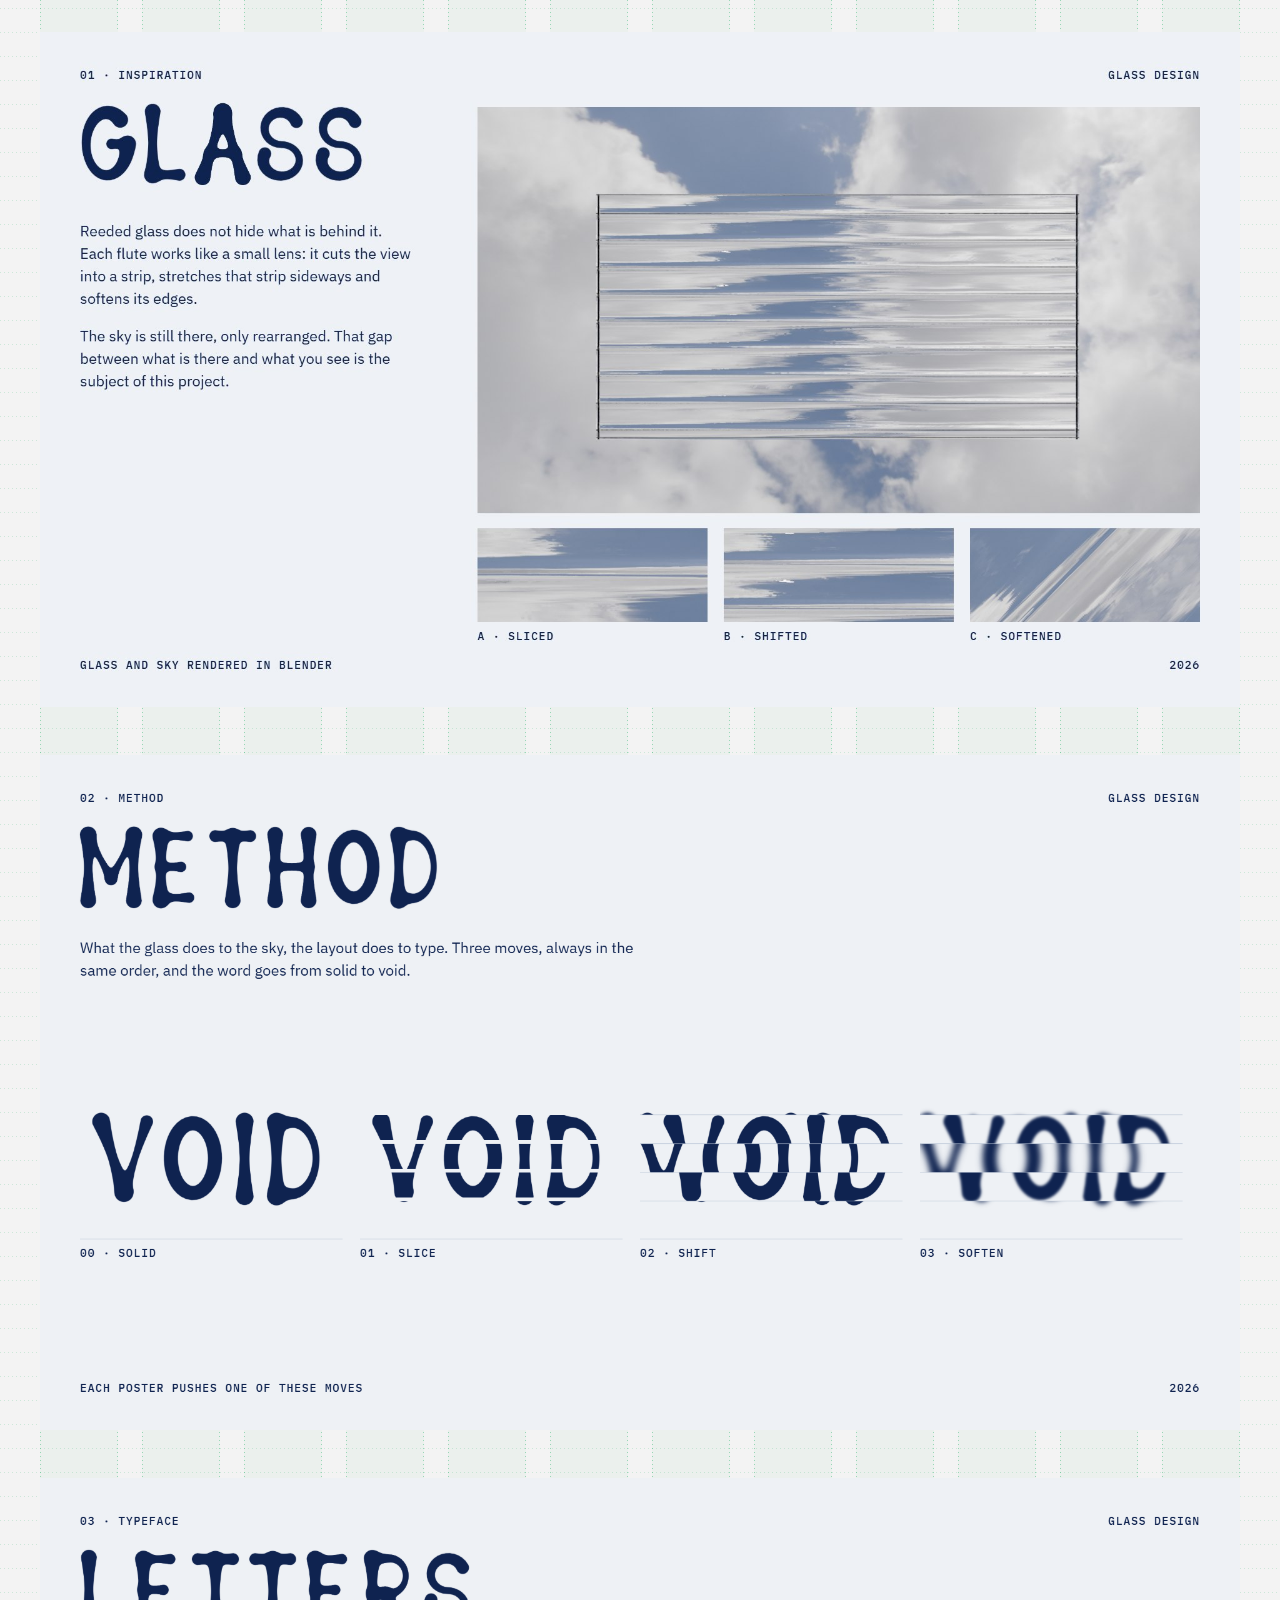
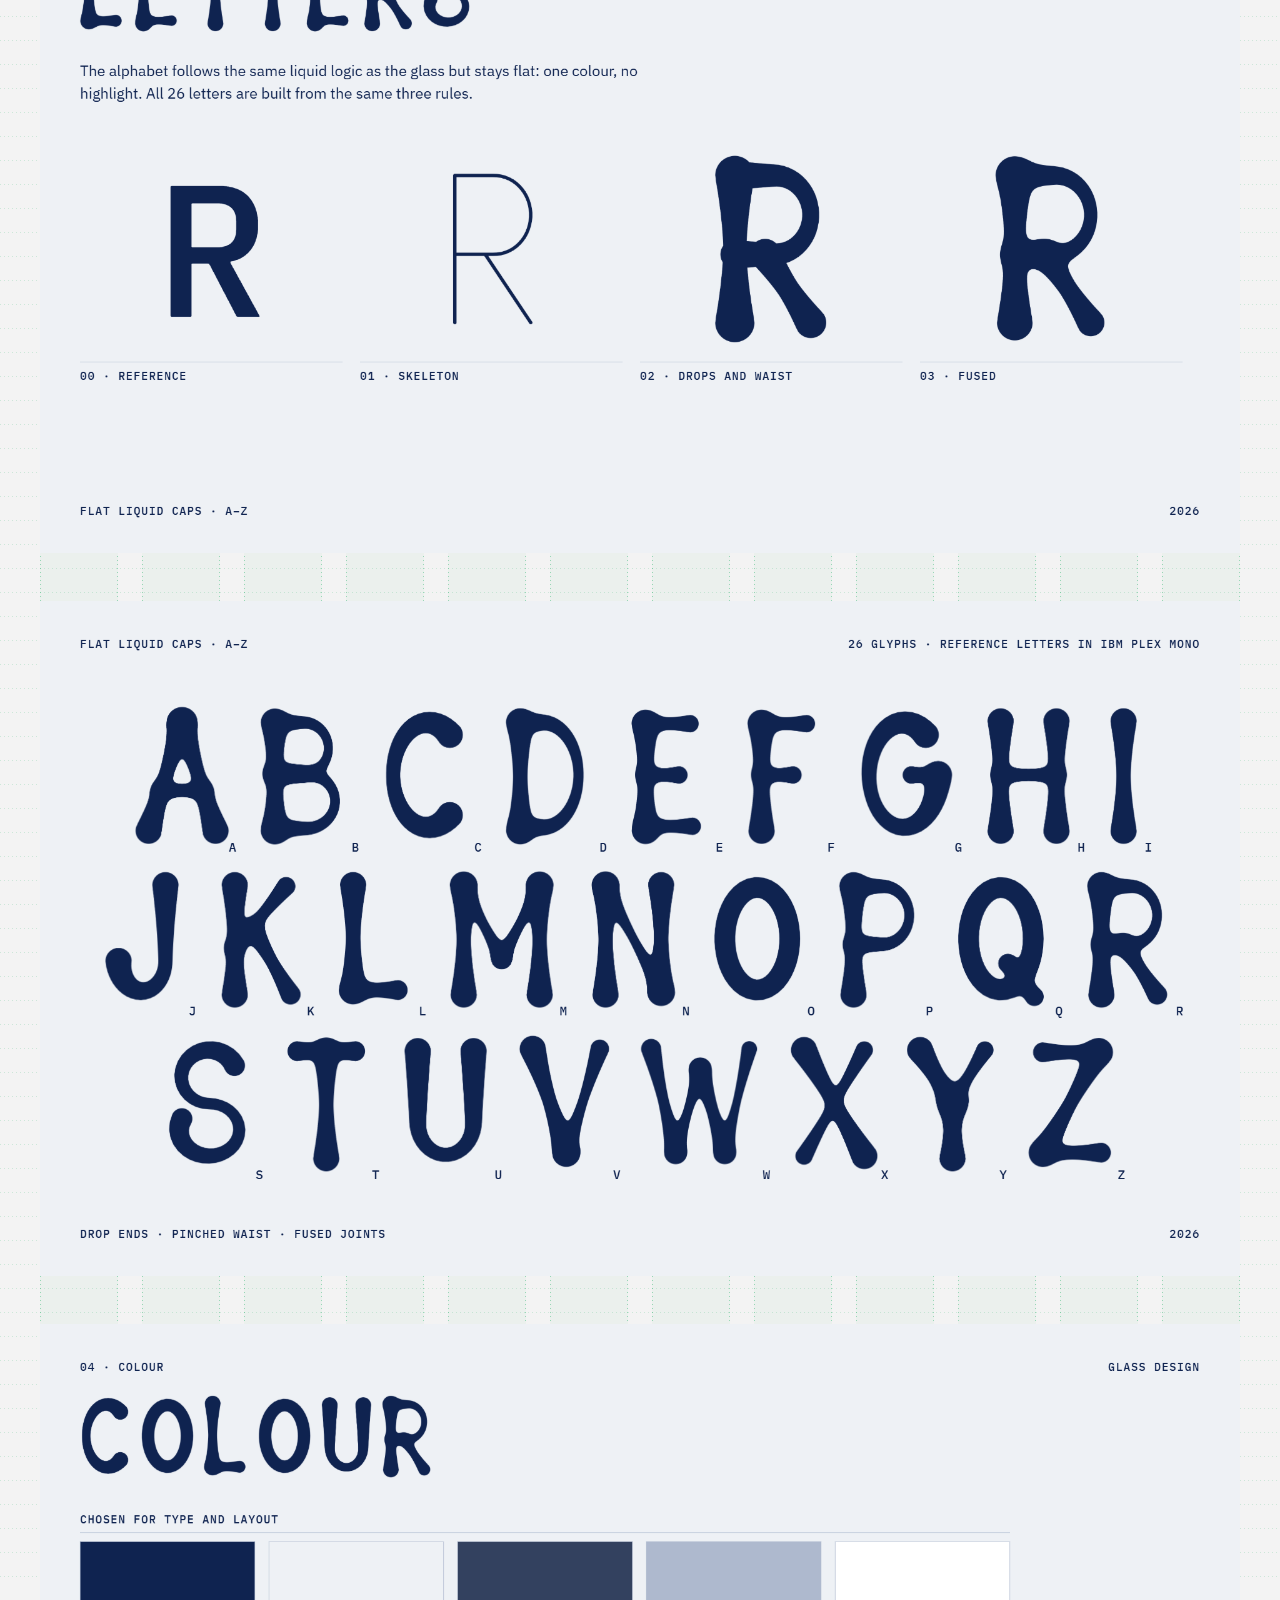
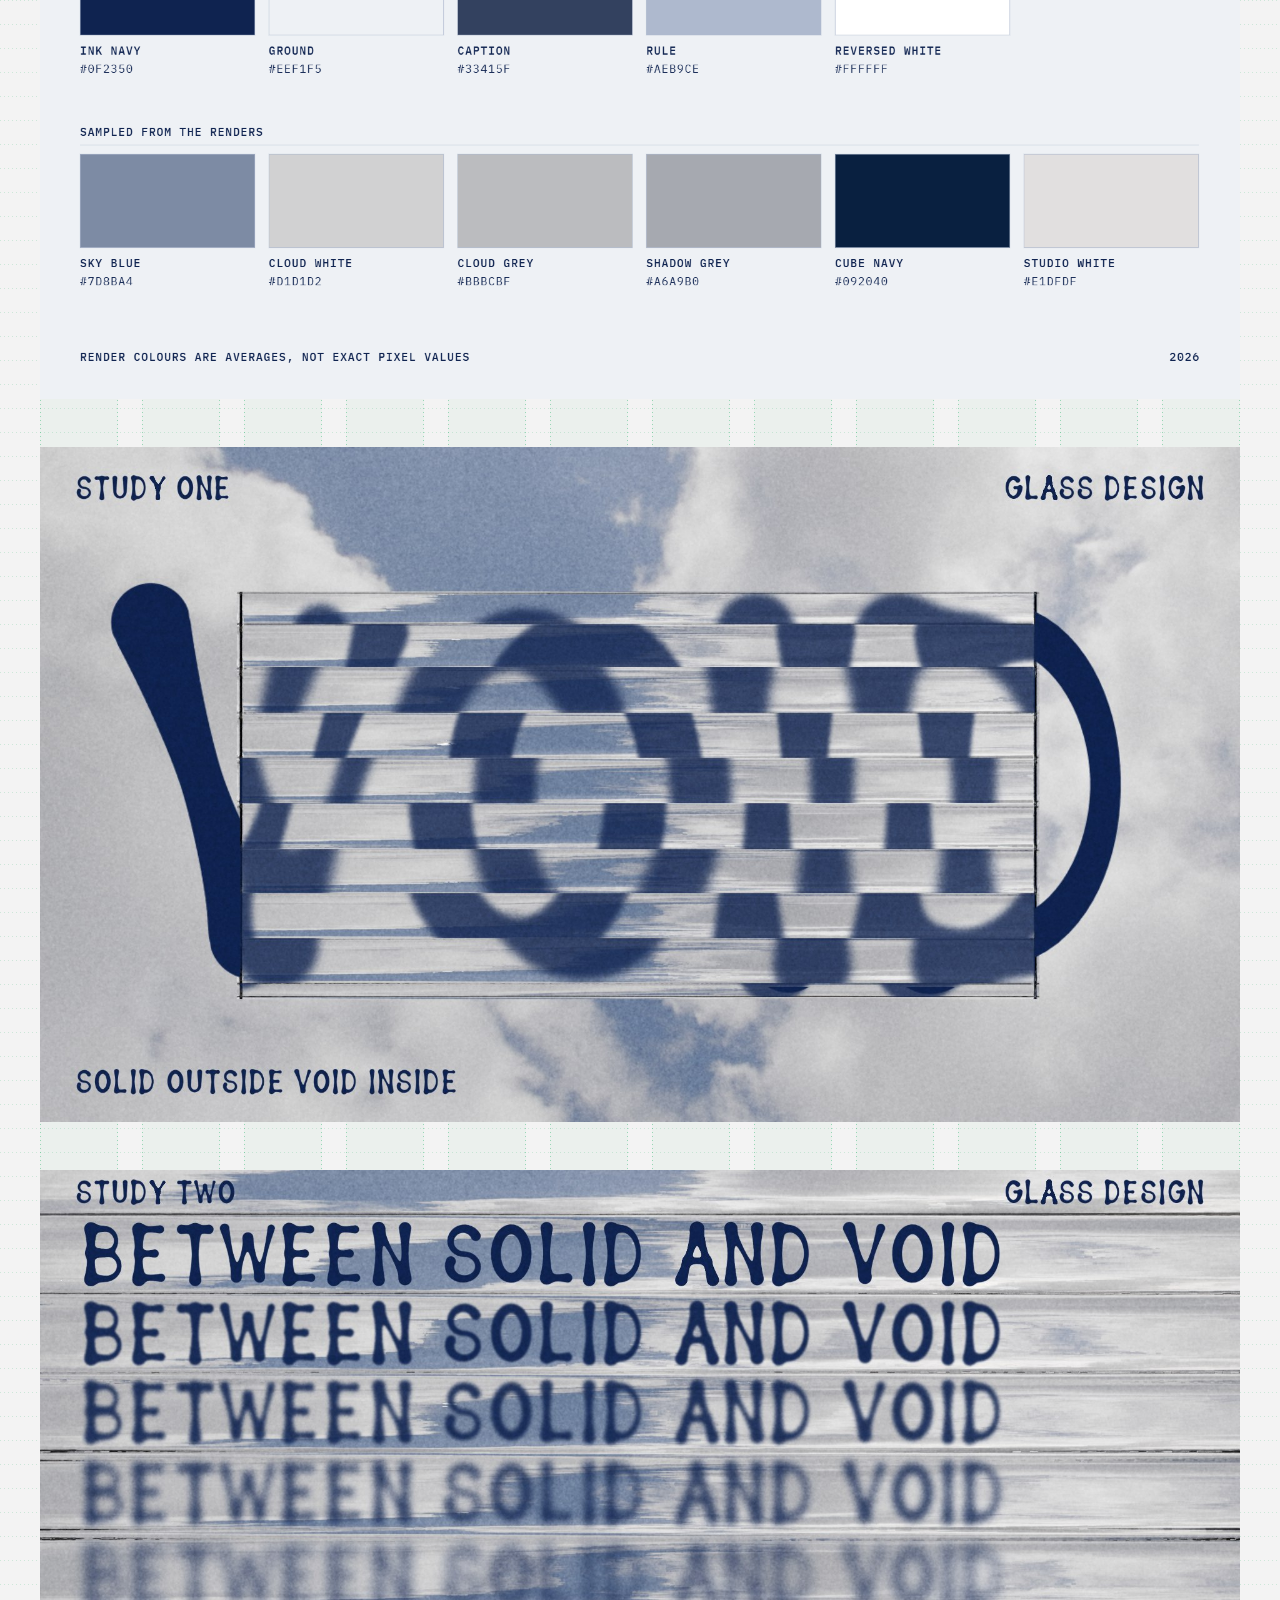
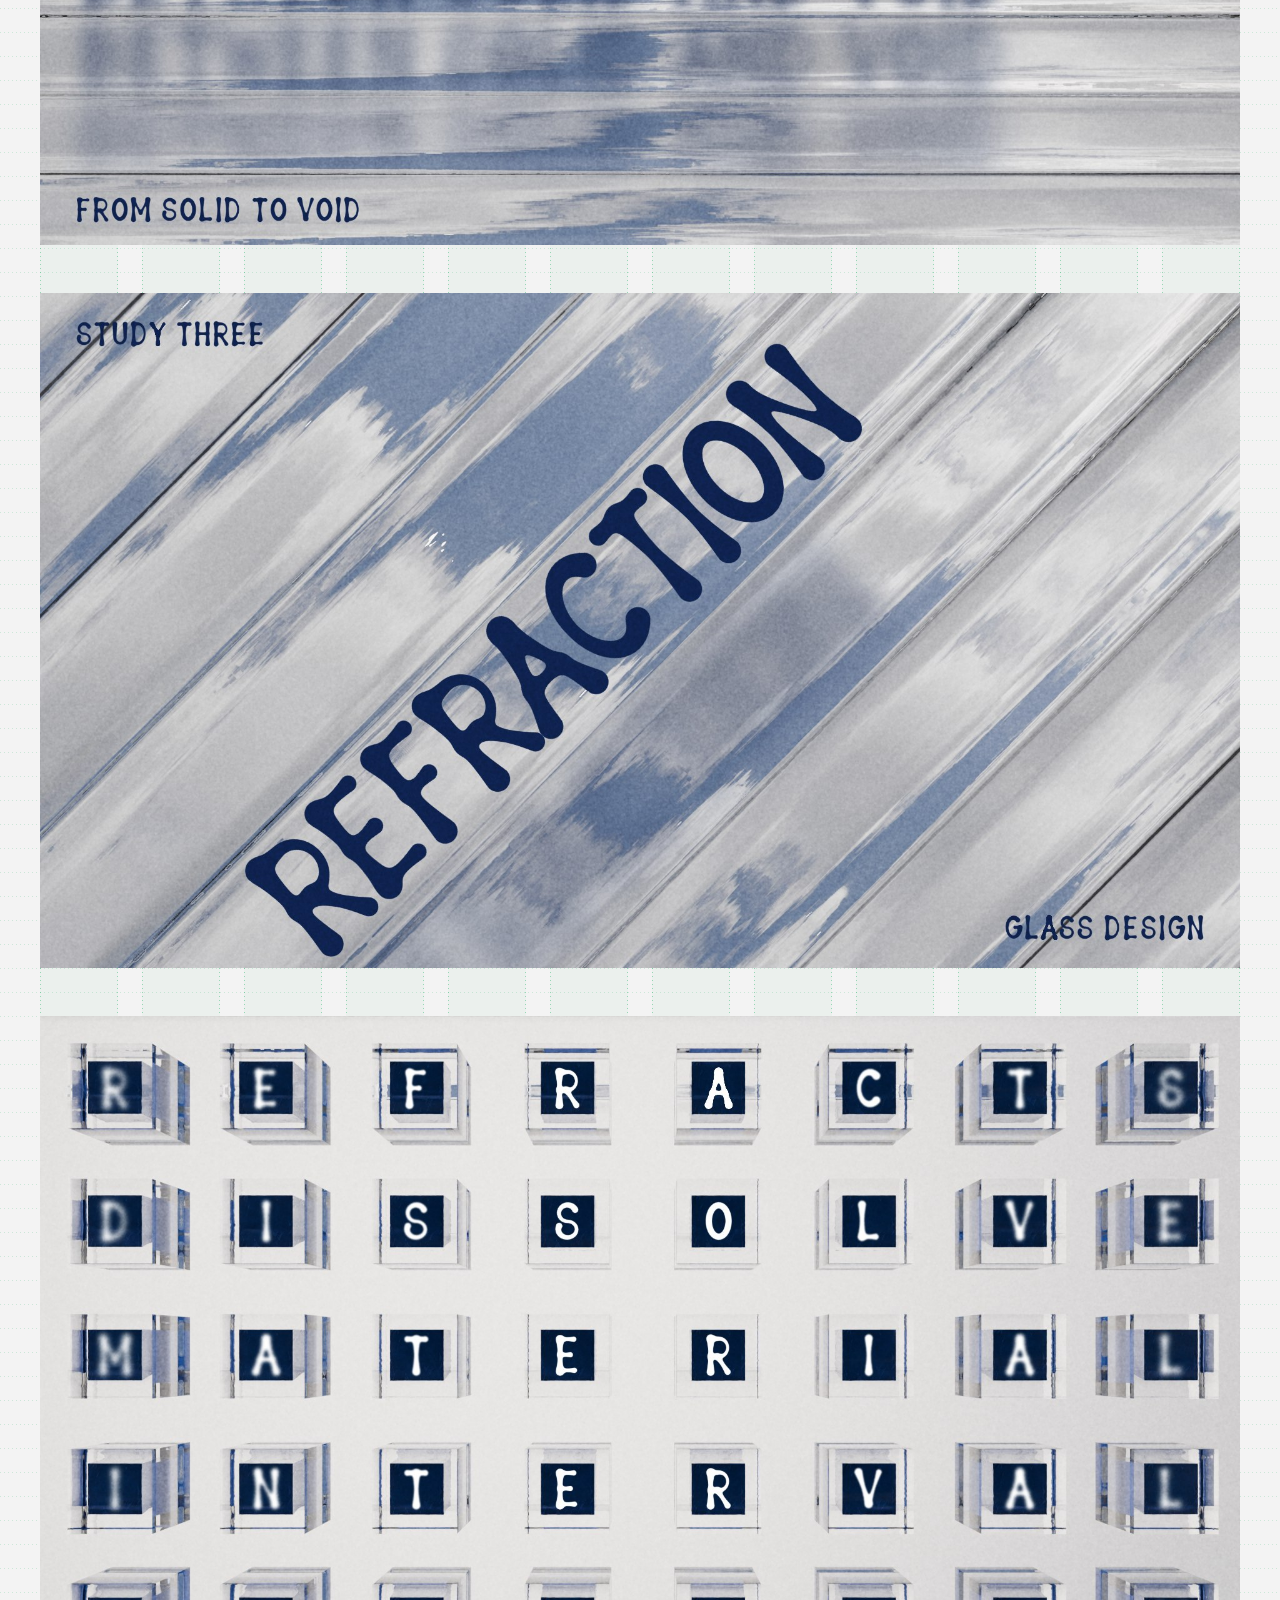
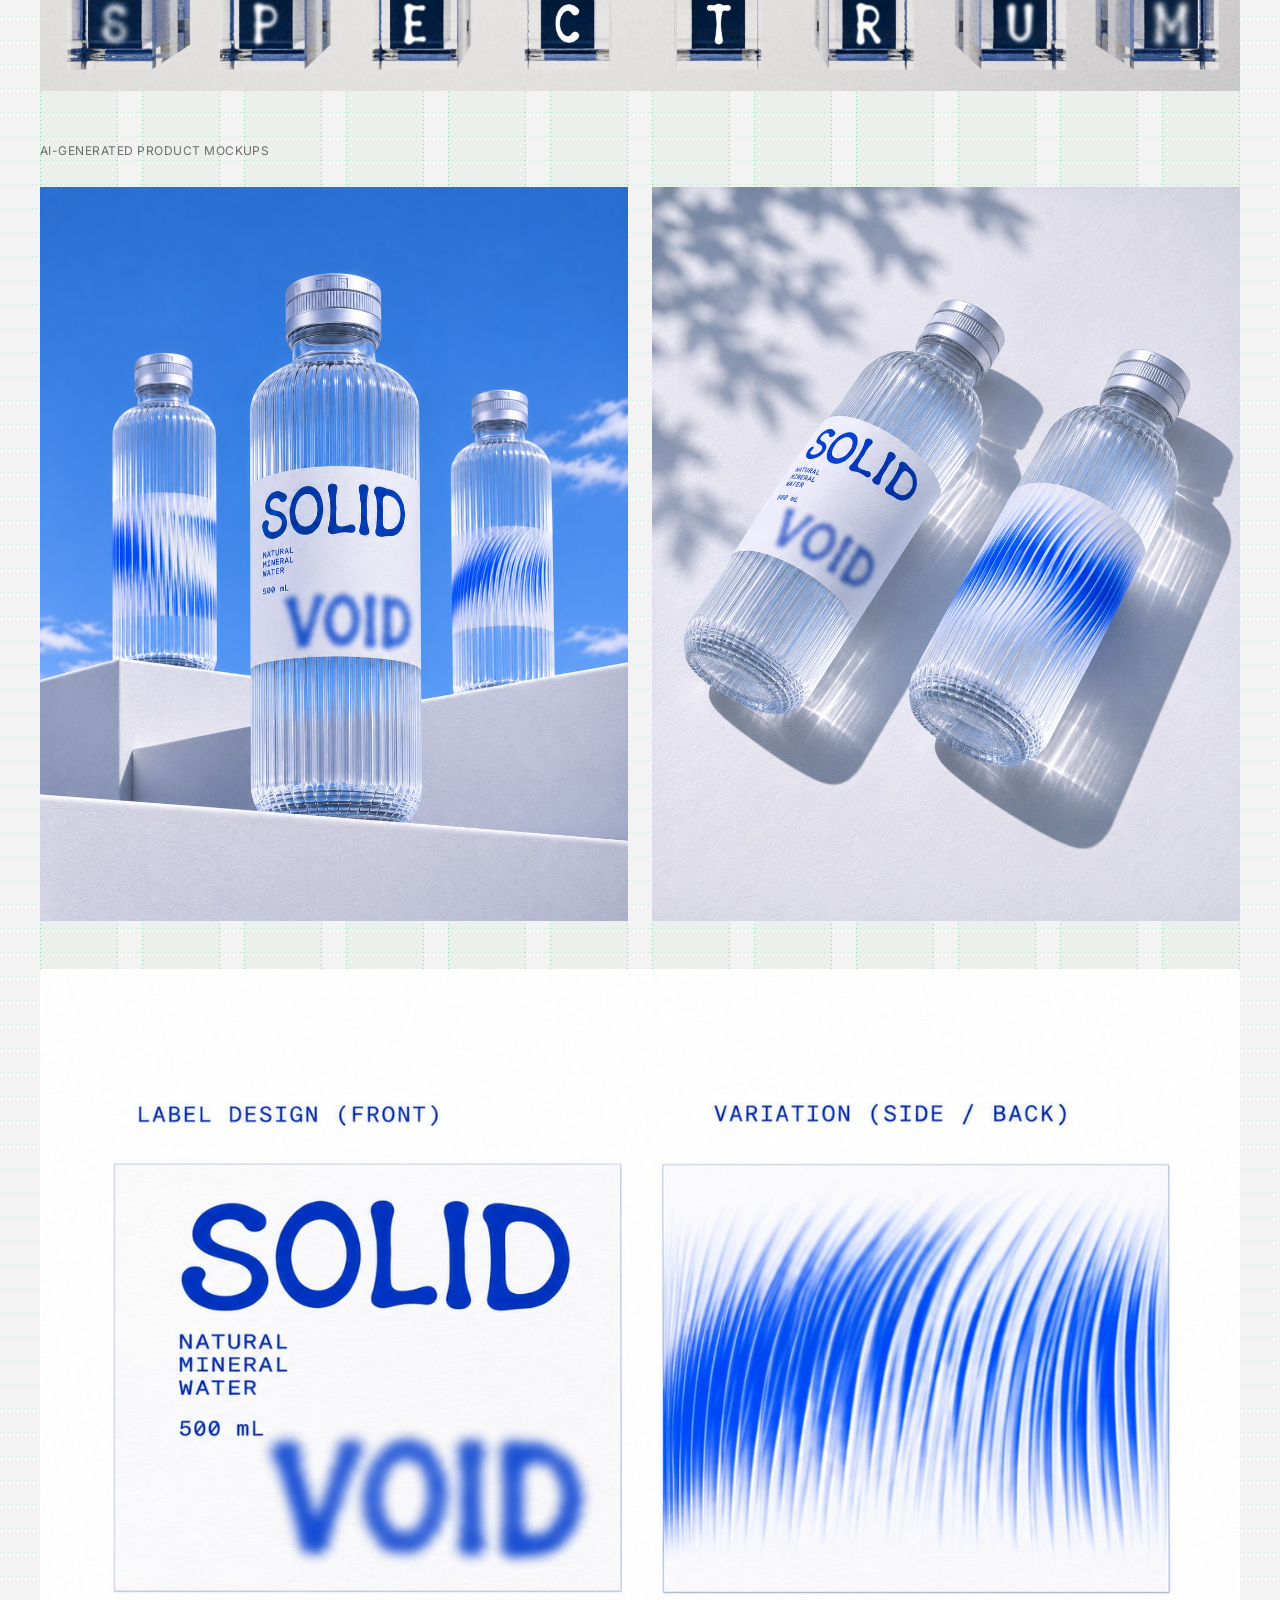
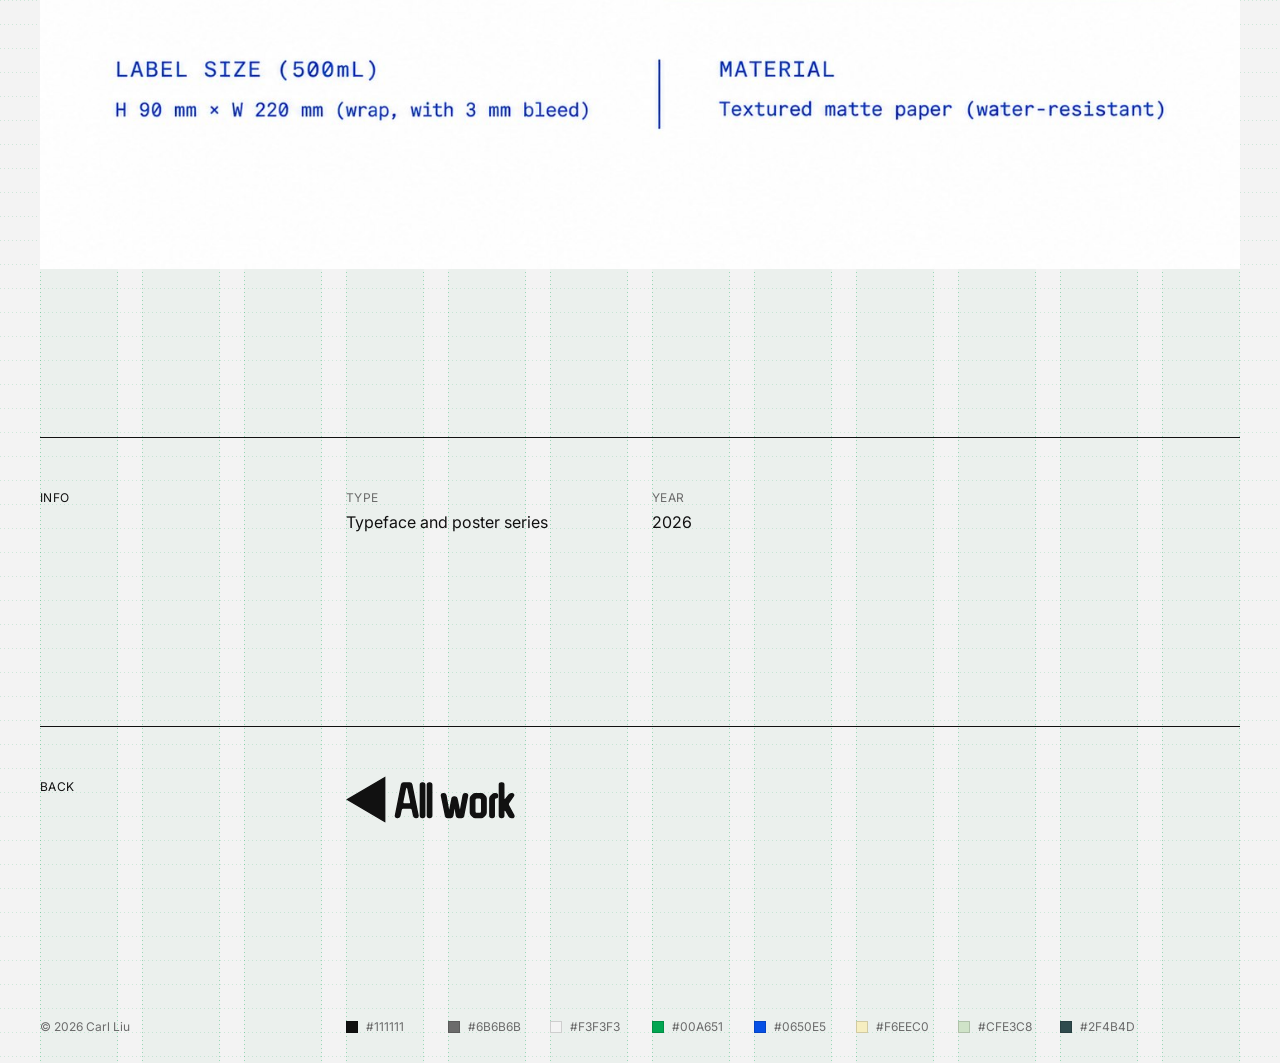
<file: projects/glass-design.html>
<!doctype html>
<html lang="en">
<head>
  <meta charset="UTF-8">
  <meta name="viewport" content="width=device-width, initial-scale=1.0">
  <title>Glass Design — Carl Liu</title>
  <link rel="preconnect" href="https://fonts.googleapis.com">
  <link rel="preconnect" href="https://fonts.gstatic.com" crossorigin>
  <link href="https://fonts.googleapis.com/css2?family=Inter:wght@400;700;900&family=ZCOOL+QingKe+HuangYou&display=swap" rel="stylesheet">
  <link rel="stylesheet" href="../style.css">
  <script src="../script.js" defer></script>
</head>
<body>
  <div class="grid-overlay" aria-hidden="true">
    <div class="grid-overlay__rows"></div>
    <div class="grid-overlay__cols grid">
      <span></span><span></span><span></span><span></span>
      <span></span><span></span><span></span><span></span>
      <span></span><span></span><span></span><span></span>
    </div>
  </div>

  <header class="site-header grid">
    <div class="header-index">
      <nav class="nav">
        <a href="../index.html#work">Work</a>
        <a href="../index.html#contact">Contact</a>
        <a href="https://kakatoal.github.io/Carl-Liu-s-illustration-portfolio/" target="_blank" rel="noopener">Illustration ↗</a>
      </nav>
    </div>
    <a href="../index.html" class="logo">Carl Liu</a>
  </header>

  <main>
    <section class="project-hero grid">
      <p class="label project-label"><a href="../index.html#work">◀&#xFE0E; Selected Work</a><br>02 — 2026</p>
      <h1 class="project-title">Glass<br>Design</h1>
      <p class="project-intro">
        Type between what is there and what you see. What the glass does to the sky, the layout does to type: slice, shift, soften, and the word goes from solid to void.
      </p>
    </section>

    <figure class="plate grid">
      <img src="glass-design/cover.jpg" width="1920" height="1080" alt="Cover: the word SOLID crisp in navy, VOID dissolving behind fluted glass">
    </figure>

    <figure class="plate grid">
      <img src="glass-design/inspiration.jpg" width="1920" height="1080" alt="Inspiration: sky seen through reeded glass, sliced, shifted and softened" loading="lazy">
    </figure>

    <figure class="plate grid">
      <img src="glass-design/method.png" width="1920" height="1080" alt="Method: the word VOID shown solid, sliced, shifted and softened" loading="lazy">
    </figure>

    <figure class="plate grid">
      <img src="glass-design/type-process.png" width="1920" height="1080" alt="Letters: the R built from reference, skeleton, drops and waist, then fused" loading="lazy">
    </figure>

    <figure class="plate grid">
      <img src="glass-design/alphabet.png" width="1920" height="1080" alt="Alphabet A to Z" loading="lazy">
    </figure>

    <figure class="plate grid">
      <img src="glass-design/color.png" width="1920" height="1080" alt="Colour: five colours chosen for type and layout, six sampled from the renders" loading="lazy">
    </figure>

    <figure class="plate grid">
      <img src="glass-design/poster-inside-outside.jpg" width="1920" height="1080" alt="Poster, study one: solid outside, void inside" loading="lazy">
    </figure>

    <figure class="plate grid">
      <img src="glass-design/poster-solid-to-void.jpg" width="1920" height="1080" alt="Poster: from solid to void" loading="lazy">
    </figure>

    <figure class="plate grid">
      <img src="glass-design/poster-diagonal.jpg" width="1920" height="1080" alt="Poster: diagonal ghosting" loading="lazy">
    </figure>

    <figure class="plate grid">
      <img src="glass-design/poster-blocks.jpg" width="1920" height="1080" alt="Poster: blocks of letters" loading="lazy">
    </figure>

    <figure class="plate grid">
      <figcaption class="label plate-label">AI-generated product mockups</figcaption>
      <div class="plate-pair">
        <img src="glass-design/bottle-sky.jpg" width="1122" height="1402" alt="Application: three reeded glass bottles with the SOLID / VOID label against a blue sky" loading="lazy">
        <img src="glass-design/bottle-flatlay.jpg" width="1122" height="1402" alt="Application: two bottles lying in sunlight, front label and the blue side variation" loading="lazy">
      </div>
    </figure>

    <figure class="plate grid">
      <img src="glass-design/label-spec.jpg" width="1448" height="1086" alt="Label specification: front design, side and back variation, 90 × 220 mm on textured matte paper" loading="lazy">
    </figure>

    <section class="project-info section grid">
      <p class="label section-label">Info</p>
      <dl class="section-body project-meta">
        <div>
          <dt class="label">Type</dt>
          <dd>Typeface and poster series</dd>
        </div>
        <div>
          <dt class="label">Year</dt>
          <dd>2026</dd>
        </div>
      </dl>
    </section>

    <nav class="project-back section grid">
      <p class="label section-label">Back</p>
      <a href="../index.html#work" class="section-body project-back-link">◀&#xFE0E; All work</a>
    </nav>
  </main>

  <footer class="site-footer grid">
    <p class="footer-copy">&copy; <span id="year"></span> Carl Liu</p>
    <ul class="palette" aria-label="Colors used on this site">
      <li><span class="swatch" style="--c: #111111"></span>#111111</li>
      <li><span class="swatch" style="--c: #6B6B6B"></span>#6B6B6B</li>
      <li><span class="swatch" style="--c: #F3F3F3"></span>#F3F3F3</li>
      <li><span class="swatch" style="--c: #00A651"></span>#00A651</li>
      <li><span class="swatch" style="--c: #0650E5"></span>#0650E5</li>
      <li><span class="swatch" style="--c: #F6EEC0"></span>#F6EEC0</li>
      <li><span class="swatch" style="--c: #CFE3C8"></span>#CFE3C8</li>
      <li><span class="swatch" style="--c: #2F4B4D"></span>#2F4B4D</li>
    </ul>
  </footer>
</body>
</html>
</file>
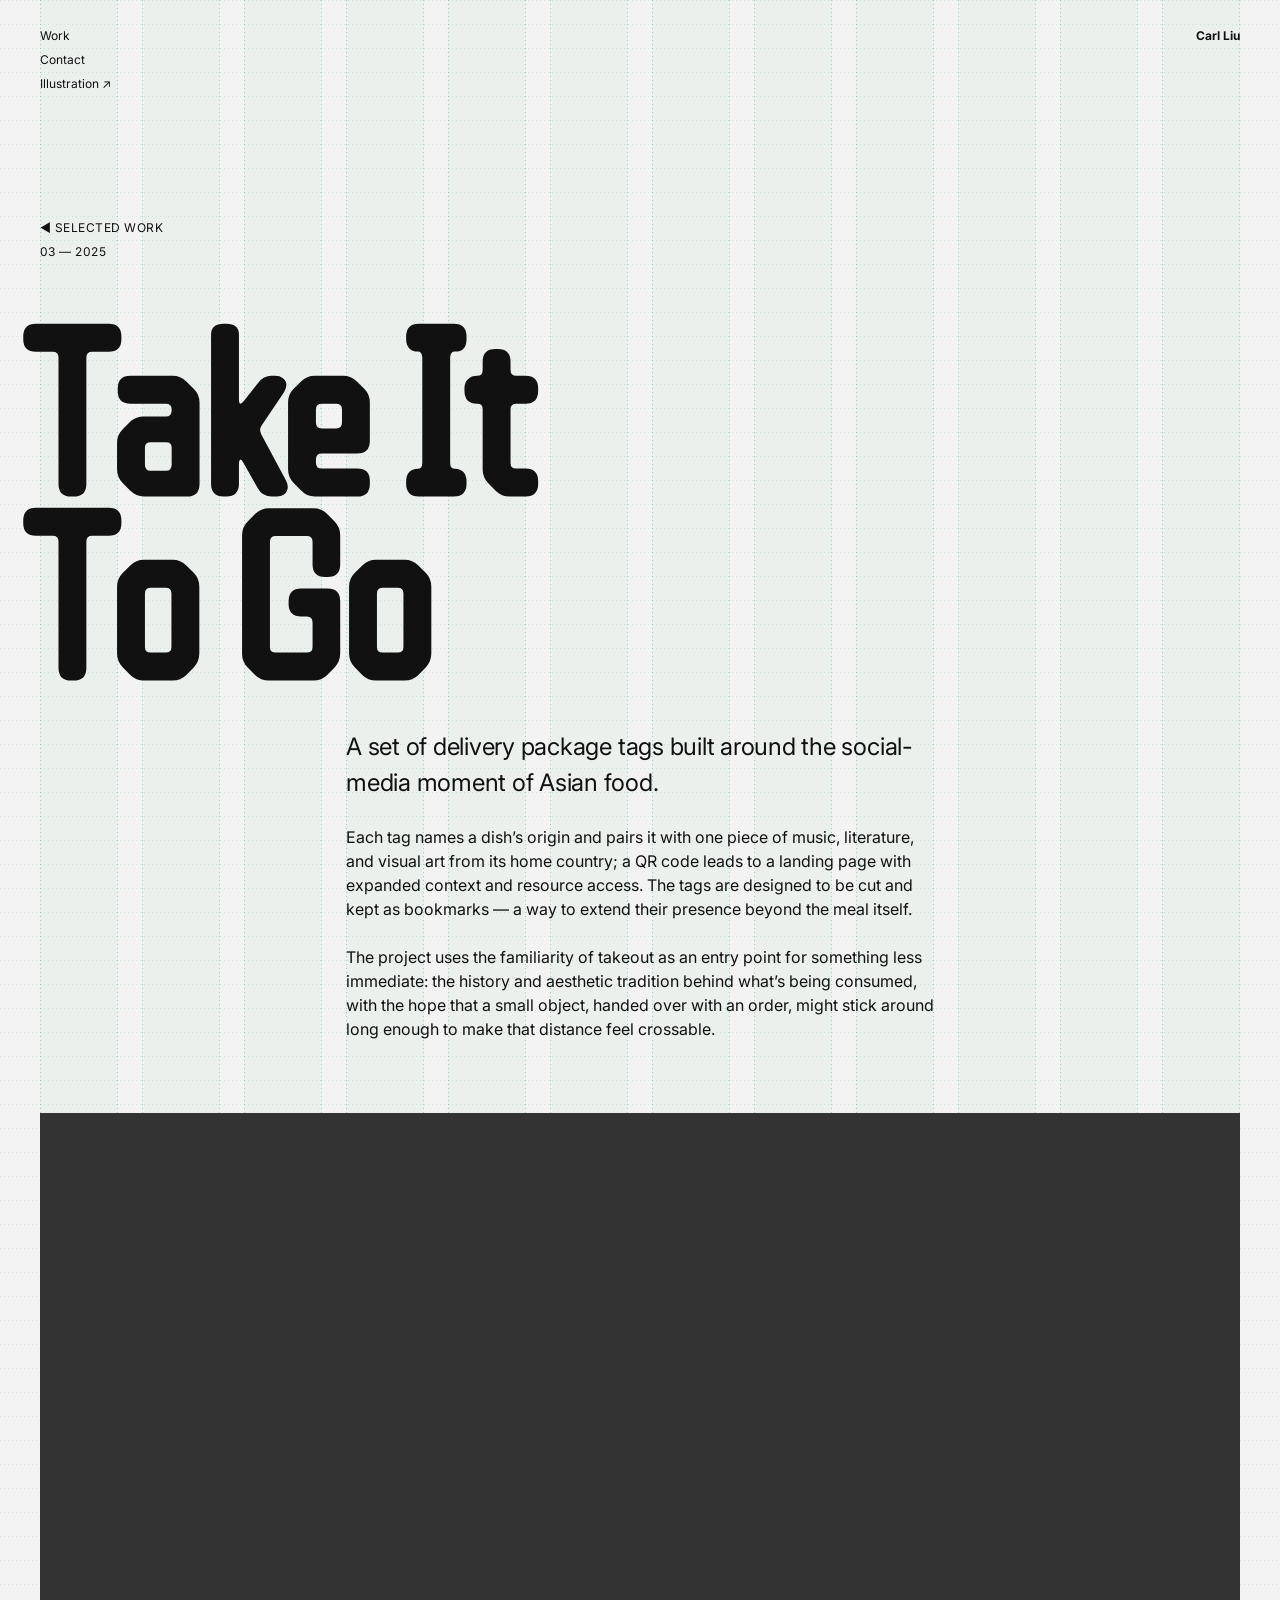
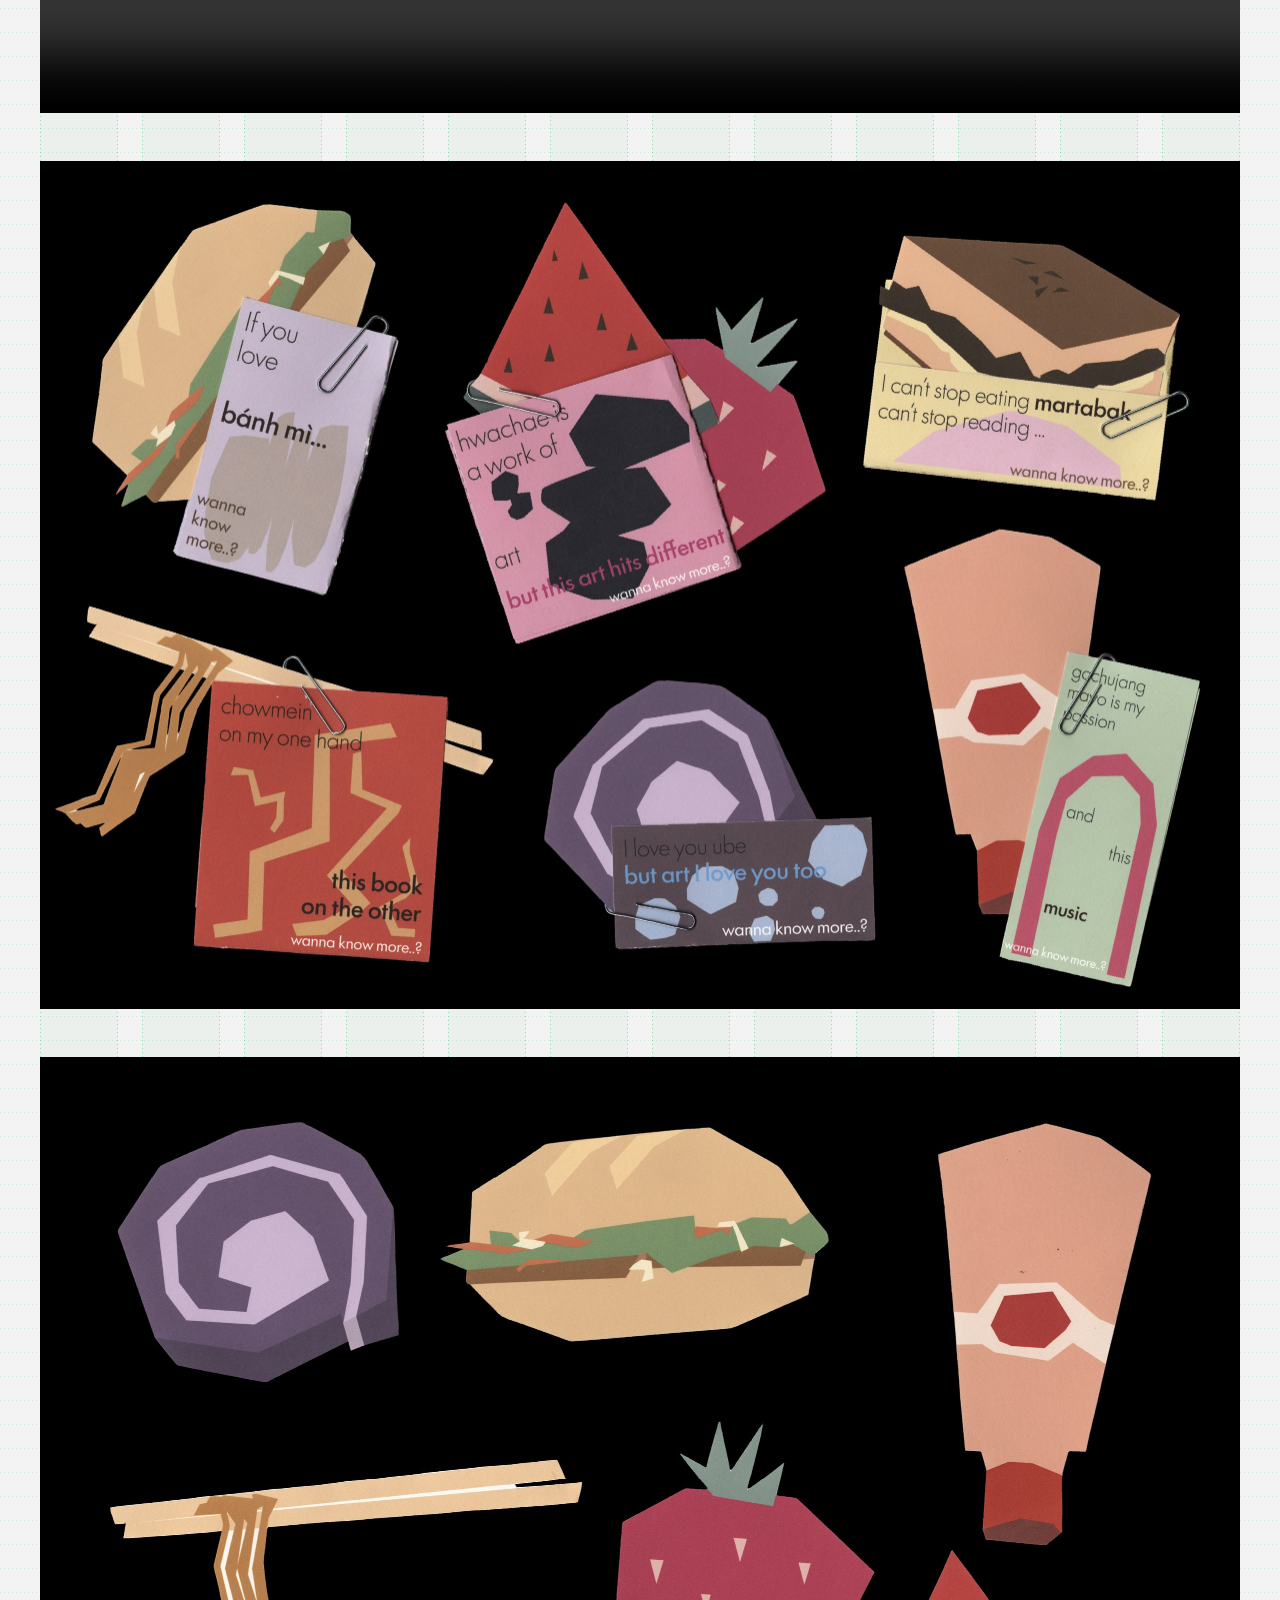
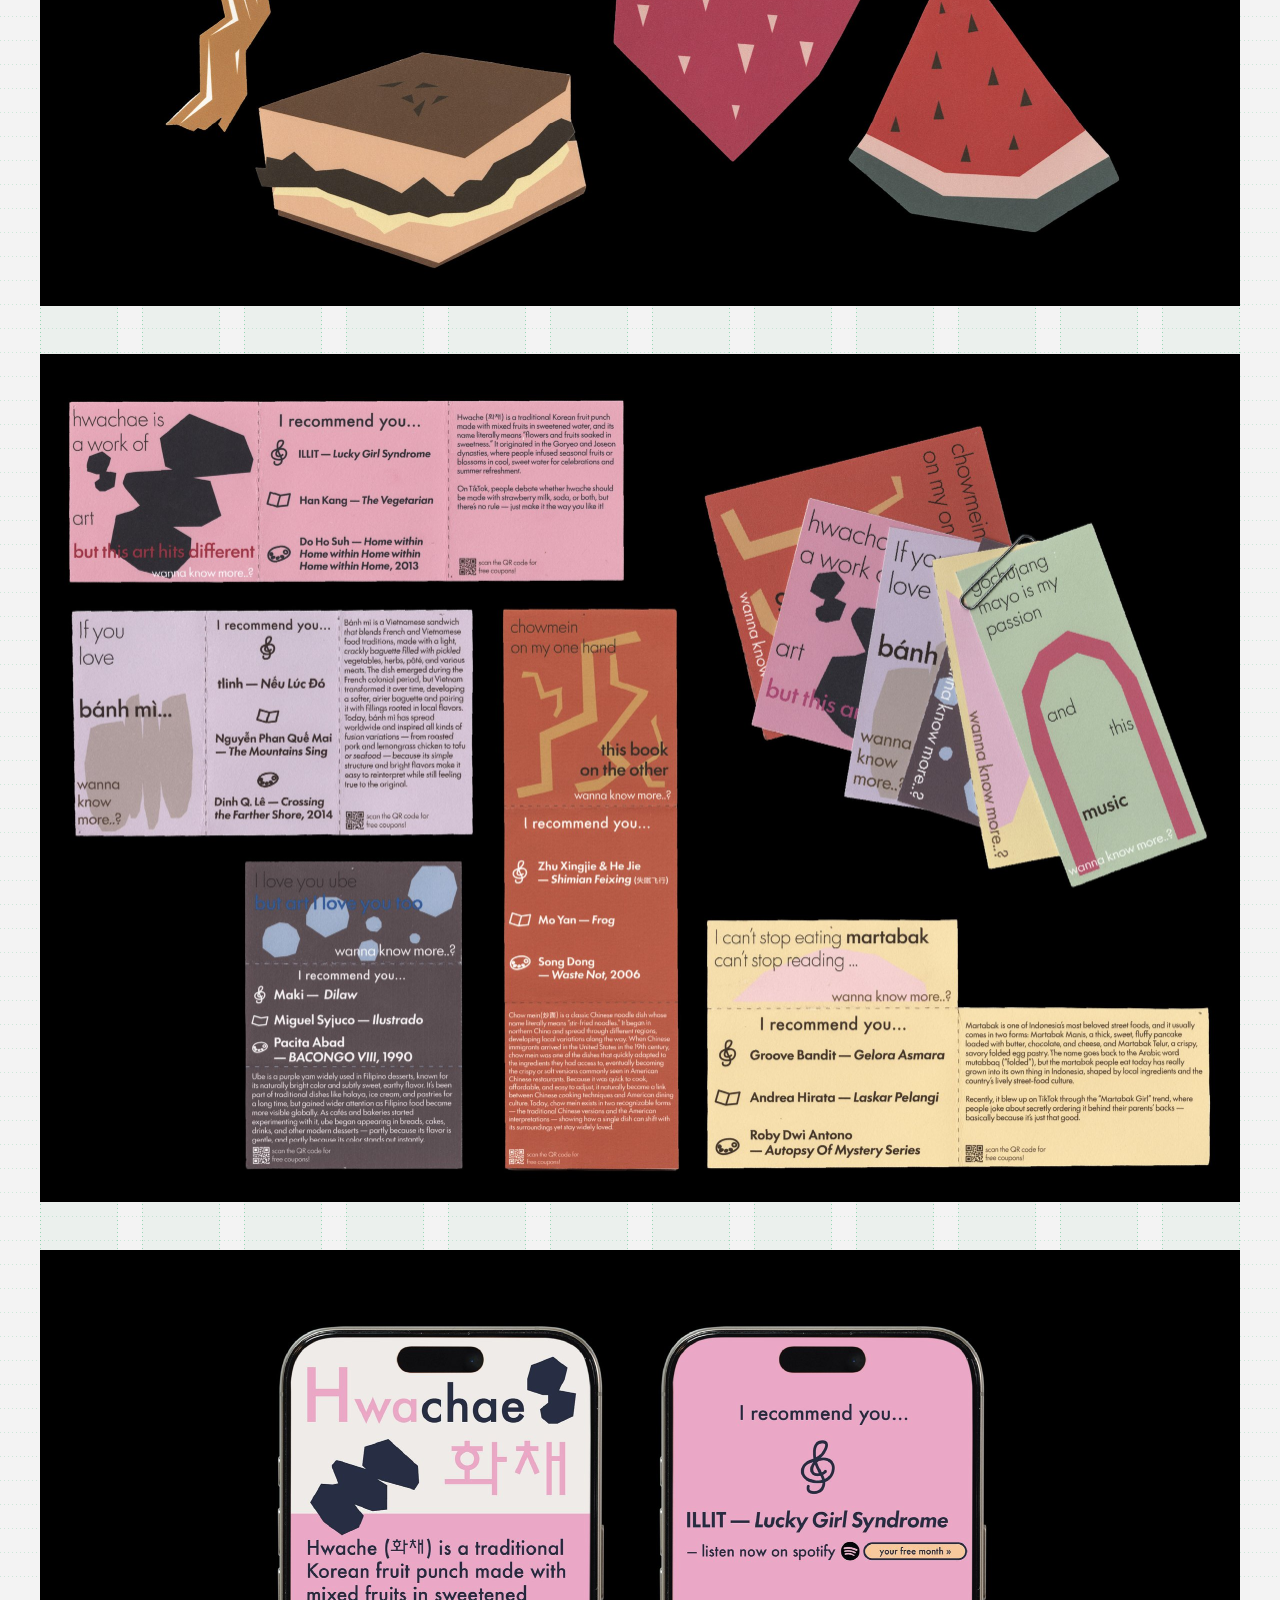
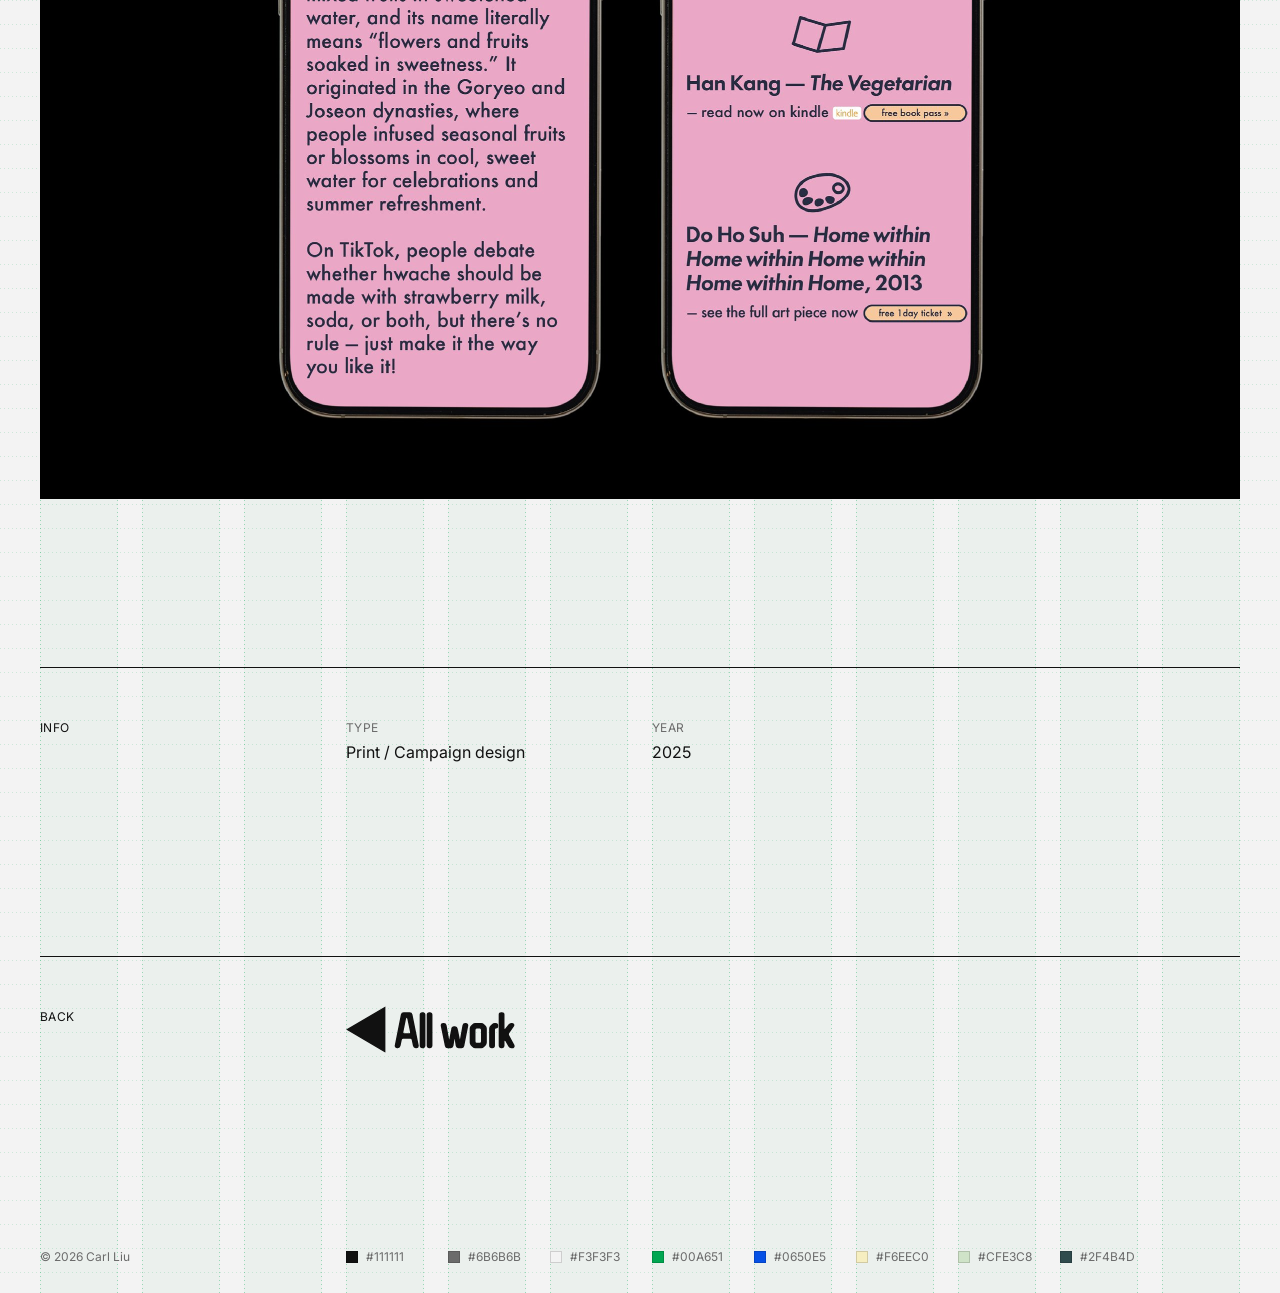
<file: projects/take-it-to-go.html>
<!doctype html>
<html lang="en">
<head>
  <meta charset="UTF-8">
  <meta name="viewport" content="width=device-width, initial-scale=1.0">
  <title>Take It To Go — Carl Liu</title>
  <link rel="preconnect" href="https://fonts.googleapis.com">
  <link rel="preconnect" href="https://fonts.gstatic.com" crossorigin>
  <link href="https://fonts.googleapis.com/css2?family=Inter:wght@400;700;900&family=ZCOOL+QingKe+HuangYou&display=swap" rel="stylesheet">
  <link rel="stylesheet" href="../style.css">
  <script src="../script.js" defer></script>
</head>
<body>
  <div class="grid-overlay" aria-hidden="true">
    <div class="grid-overlay__rows"></div>
    <div class="grid-overlay__cols grid">
      <span></span><span></span><span></span><span></span>
      <span></span><span></span><span></span><span></span>
      <span></span><span></span><span></span><span></span>
    </div>
  </div>

  <header class="site-header grid">
    <div class="header-index">
      <nav class="nav">
        <a href="../index.html#work">Work</a>
        <a href="../index.html#contact">Contact</a>
        <a href="https://kakatoal.github.io/Carl-Liu-s-illustration-portfolio/" target="_blank" rel="noopener">Illustration ↗</a>
      </nav>
    </div>
    <a href="../index.html" class="logo">Carl Liu</a>
  </header>

  <main>
    <section class="project-hero grid">
      <p class="label project-label"><a href="../index.html#work">◀&#xFE0E; Selected Work</a><br>03 — 2025</p>
      <h1 class="project-title">Take It<br>To Go</h1>
      <div class="project-intro">
        <p>A set of delivery package tags built around the social-media moment of Asian food.</p>
        <p>Each tag names a dish’s origin and pairs it with one piece of music, literature, and visual art from its home country; a QR code leads to a landing page with expanded context and resource access. The tags are designed to be cut and kept as bookmarks — a way to extend their presence beyond the meal itself.</p>
        <p>The project uses the familiarity of takeout as an entry point for something less immediate: the history and aesthetic tradition behind what’s being consumed, with the hope that a small object, handed over with an order, might stick around long enough to make that distance feel crossable.</p>
      </div>
    </section>

    <figure class="plate grid">
      <video src="take-it-to-go/intro.mp4" autoplay muted loop playsinline controls preload="metadata" aria-label="Take It To Go video"></video>
    </figure>

    <figure class="plate grid">
      <img src="take-it-to-go/tags.jpg" width="2400" height="1697" alt="Six package tags clipped to paper-cut food: bánh mì, hwachae, martabak, chow mein, ube and gochujang mayo" loading="lazy">
    </figure>

    <figure class="plate grid">
      <img src="take-it-to-go/food.jpg" width="2400" height="1697" alt="Paper-cut food illustrations on black" loading="lazy">
    </figure>

    <figure class="plate grid">
      <img src="take-it-to-go/tags-open.jpg" width="2400" height="1697" alt="Tags unfolded: each pairs a dish with music, a book and an artwork, plus a QR code" loading="lazy">
    </figure>

    <figure class="plate grid">
      <img src="take-it-to-go/landing-page.jpg" width="2400" height="1697" alt="Landing page on two phones: the story of hwachae and the recommended music, book and artwork" loading="lazy">
    </figure>

    <section class="project-info section grid">
      <p class="label section-label">Info</p>
      <dl class="section-body project-meta">
        <div>
          <dt class="label">Type</dt>
          <dd>Print / Campaign design</dd>
        </div>
        <div>
          <dt class="label">Year</dt>
          <dd>2025</dd>
        </div>
      </dl>
    </section>

    <nav class="project-back section grid">
      <p class="label section-label">Back</p>
      <a href="../index.html#work" class="section-body project-back-link">◀&#xFE0E; All work</a>
    </nav>
  </main>

  <footer class="site-footer grid">
    <p class="footer-copy">&copy; <span id="year"></span> Carl Liu</p>
    <ul class="palette" aria-label="Colors used on this site">
      <li><span class="swatch" style="--c: #111111"></span>#111111</li>
      <li><span class="swatch" style="--c: #6B6B6B"></span>#6B6B6B</li>
      <li><span class="swatch" style="--c: #F3F3F3"></span>#F3F3F3</li>
      <li><span class="swatch" style="--c: #00A651"></span>#00A651</li>
      <li><span class="swatch" style="--c: #0650E5"></span>#0650E5</li>
      <li><span class="swatch" style="--c: #F6EEC0"></span>#F6EEC0</li>
      <li><span class="swatch" style="--c: #CFE3C8"></span>#CFE3C8</li>
      <li><span class="swatch" style="--c: #2F4B4D"></span>#2F4B4D</li>
    </ul>
  </footer>
</body>
</html>
</file>
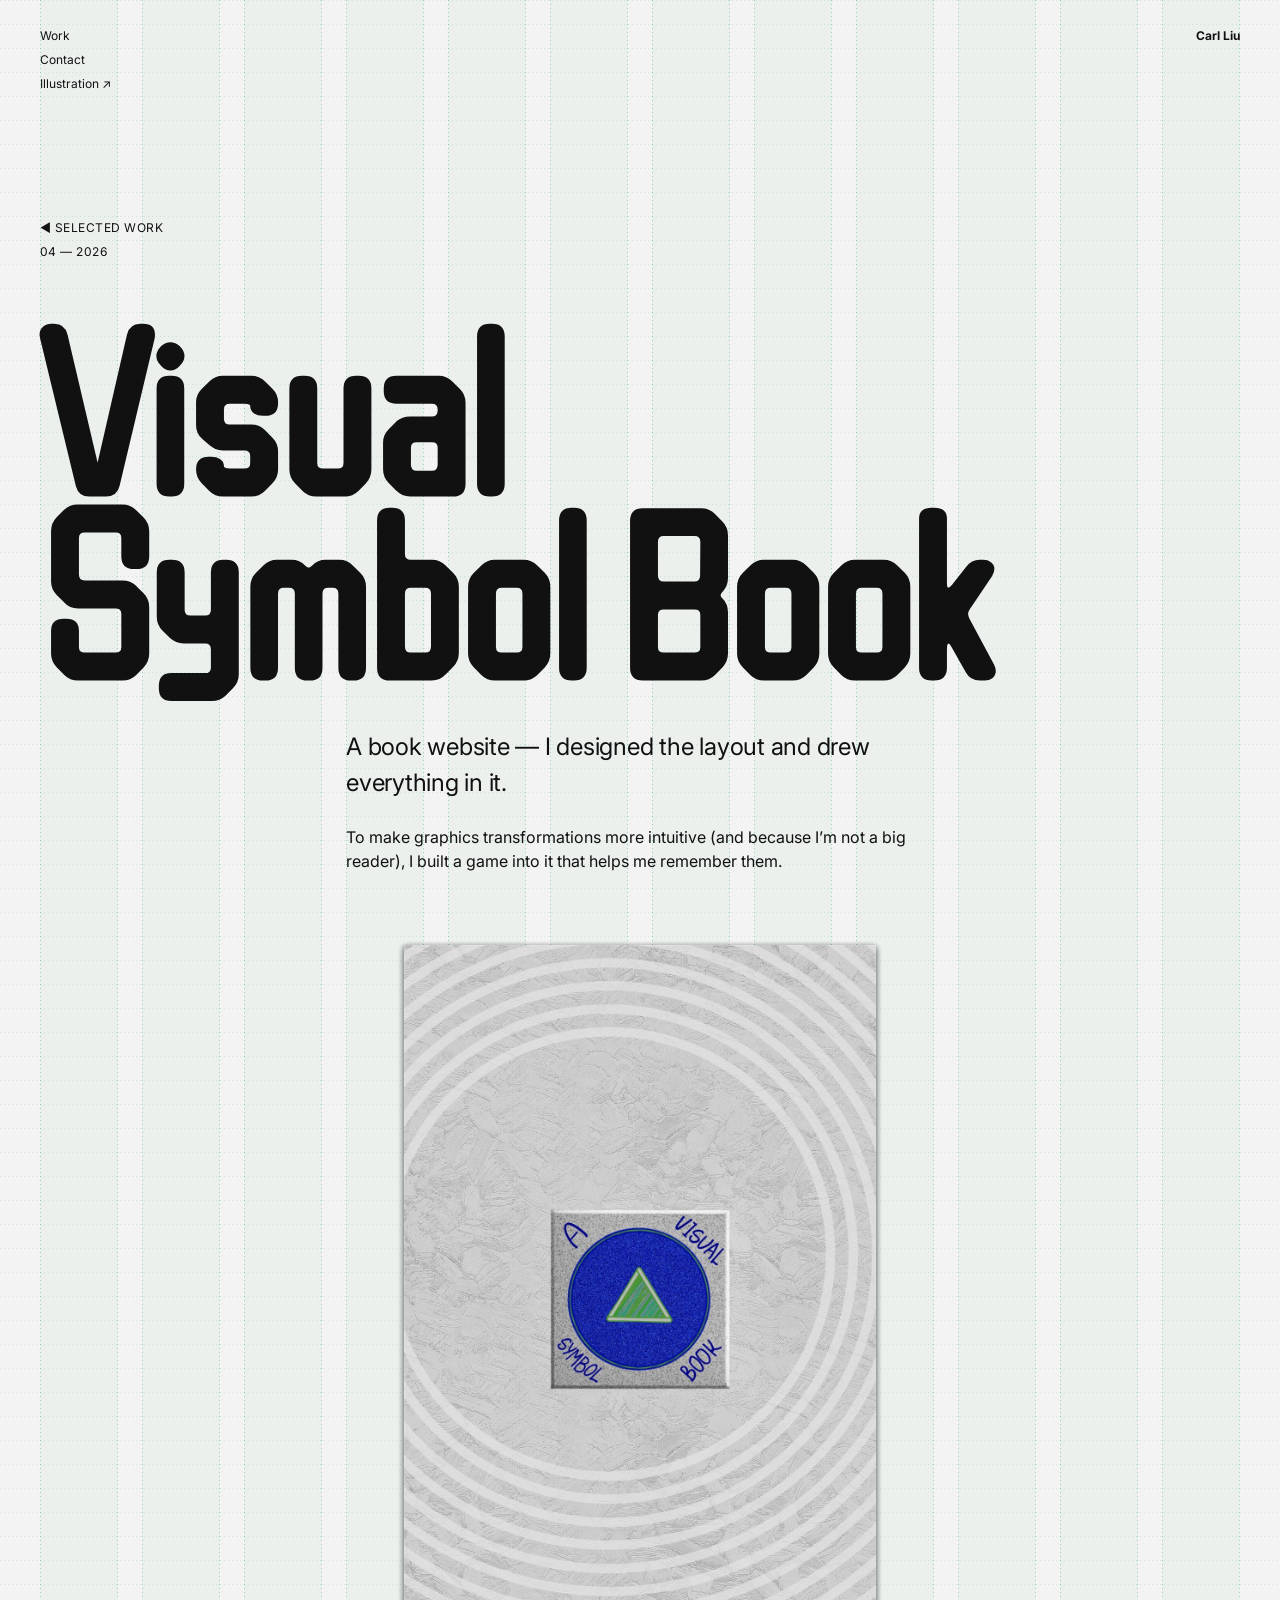
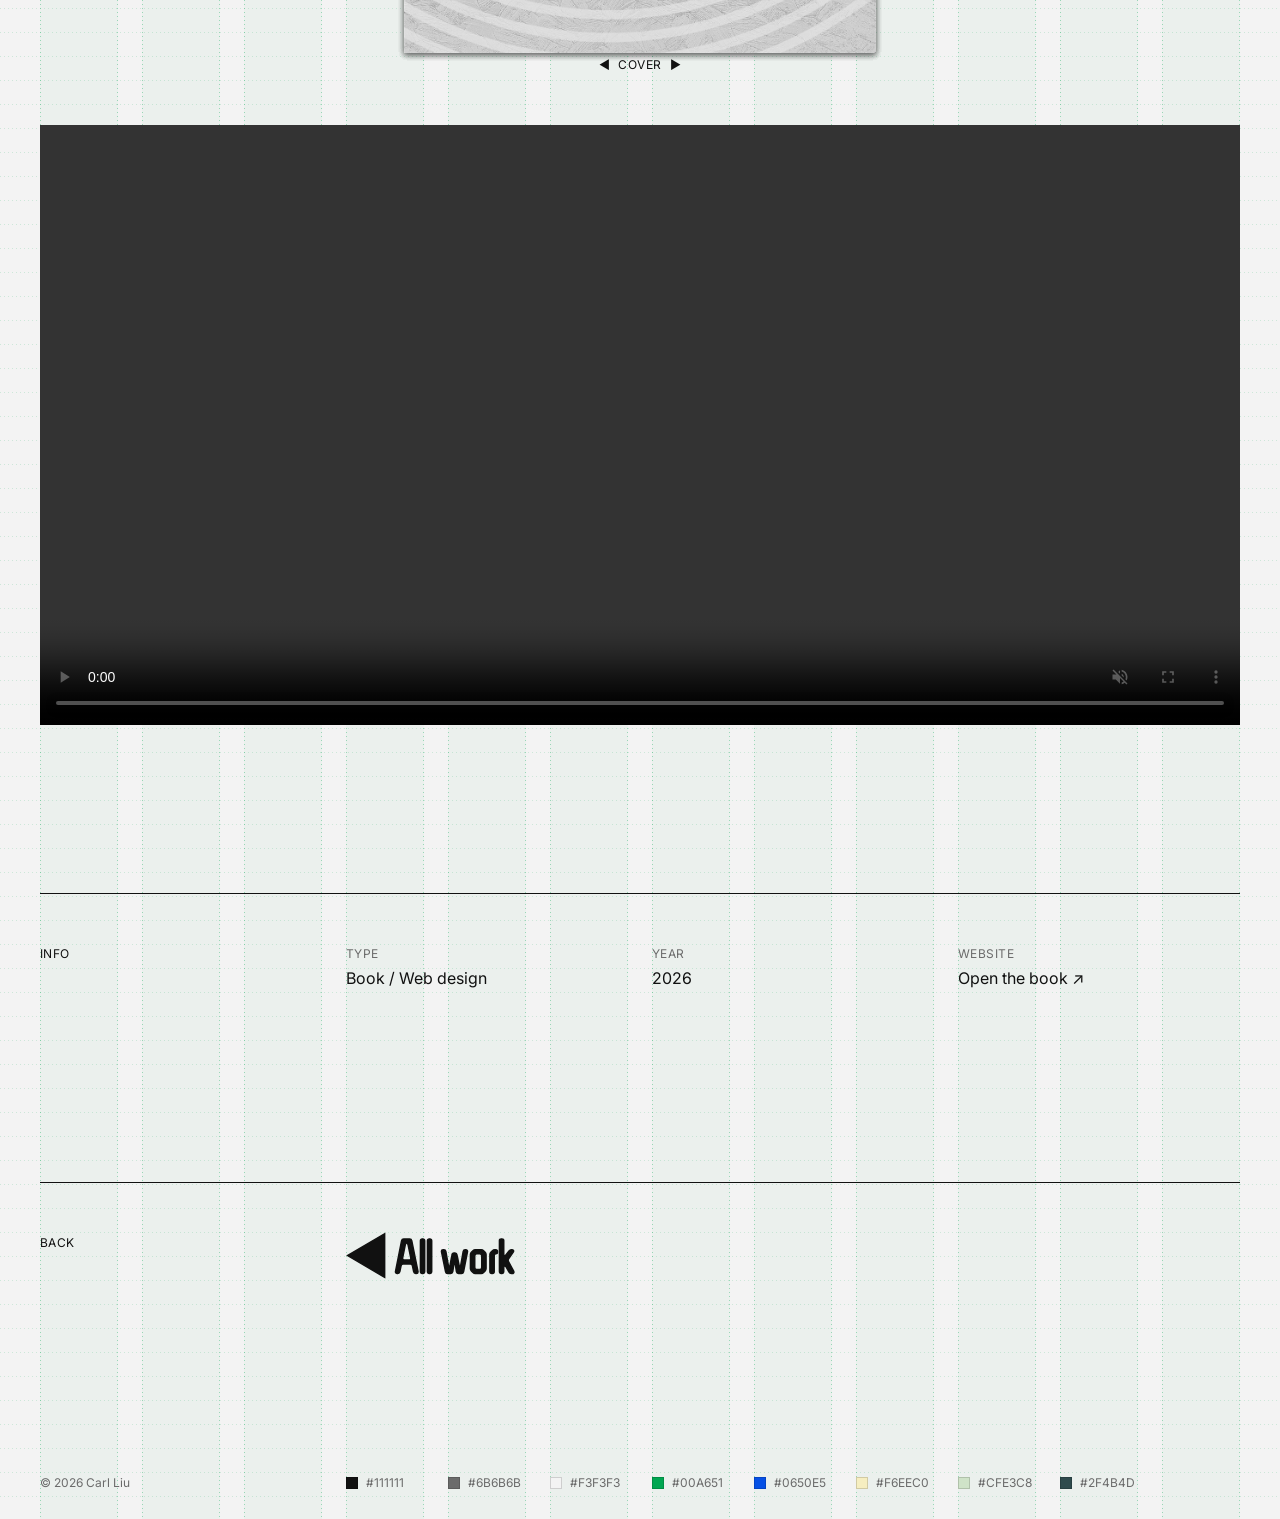
<file: projects/visual-symbol-book.html>
<!doctype html>
<html lang="en">
<head>
  <meta charset="UTF-8">
  <meta name="viewport" content="width=device-width, initial-scale=1.0">
  <title>A Visual Symbol Book — Carl Liu</title>
  <link rel="preconnect" href="https://fonts.googleapis.com">
  <link rel="preconnect" href="https://fonts.gstatic.com" crossorigin>
  <link href="https://fonts.googleapis.com/css2?family=Inter:wght@400;700;900&family=ZCOOL+QingKe+HuangYou&display=swap" rel="stylesheet">
  <link rel="stylesheet" href="../style.css">
  <script src="../script.js" defer></script>
  <script src="../book.js" defer></script>
</head>
<body>
  <div class="grid-overlay" aria-hidden="true">
    <div class="grid-overlay__rows"></div>
    <div class="grid-overlay__cols grid">
      <span></span><span></span><span></span><span></span>
      <span></span><span></span><span></span><span></span>
      <span></span><span></span><span></span><span></span>
    </div>
  </div>

  <header class="site-header grid">
    <div class="header-index">
      <nav class="nav">
        <a href="../index.html#work">Work</a>
        <a href="../index.html#contact">Contact</a>
        <a href="https://kakatoal.github.io/Carl-Liu-s-illustration-portfolio/" target="_blank" rel="noopener">Illustration ↗</a>
      </nav>
    </div>
    <a href="../index.html" class="logo">Carl Liu</a>
  </header>

  <main>
    <section class="project-hero grid">
      <p class="label project-label"><a href="../index.html#work">◀&#xFE0E; Selected Work</a><br>04 — 2026</p>
      <h1 class="project-title" style="margin-left: 0.015em">Visual<br>Symbol Book</h1>
      <div class="project-intro">
        <p>A book website — I designed the layout and drew everything in it.</p>
        <p>To make graphics transformations more intuitive (and because I’m not a big reader), I built a game into it that helps me remember them.</p>
      </div>
    </section>

    <figure class="plate grid">
      <div class="book is-closed" role="region" aria-label="A Visual Symbol Book">
        <div class="book-pages">
          <div class="leaf">
            <img class="page page--front" src="visual-symbol-book/page-00.jpg" width="1100" height="1650" alt="Cover: A Visual Symbol Book">
            <img class="page page--back" src="visual-symbol-book/page-01.jpg" width="1100" height="1650" alt="Methodology: understanding, transformation, construction, application" loading="lazy">
          </div>
          <div class="leaf">
            <img class="page page--front" src="visual-symbol-book/page-02.jpg" width="1100" height="1650" alt="A square: four equal sides, four right angles" loading="lazy">
            <img class="page page--back" src="visual-symbol-book/page-03.jpg" width="1100" height="1650" alt="The square in different forms, outlines and colours" loading="lazy">
          </div>
          <div class="leaf">
            <img class="page page--front" src="visual-symbol-book/page-04.jpg" width="1100" height="1650" alt="The square deconstructed and rearranged" loading="lazy">
            <img class="page page--back" src="visual-symbol-book/page-05.jpg" width="1100" height="1650" alt="Conclusion: squares represent stability and order" loading="lazy">
          </div>
          <div class="leaf">
            <img class="page page--front" src="visual-symbol-book/page-06.jpg" width="1100" height="1650" alt="A triangle: three sides, three angles" loading="lazy">
            <img class="page page--back" src="visual-symbol-book/page-07.jpg" width="1100" height="1650" alt="Triangle transformations" loading="lazy">
          </div>
          <div class="leaf">
            <img class="page page--front" src="visual-symbol-book/page-08.jpg" width="1100" height="1650" alt="The triangle deconstructed and rearranged" loading="lazy">
            <img class="page page--back" src="visual-symbol-book/page-09.jpg" width="1100" height="1650" alt="Conclusion: triangles suggest stability, sharpness and warning" loading="lazy">
          </div>
          <div class="leaf">
            <img class="page page--front" src="visual-symbol-book/page-10.jpg" width="1100" height="1650" alt="A circle: a continuous curve, no corners" loading="lazy">
            <img class="page page--back" src="visual-symbol-book/page-11.jpg" width="1100" height="1650" alt="Circle transformations" loading="lazy">
          </div>
          <div class="leaf">
            <img class="page page--front" src="visual-symbol-book/page-12.jpg" width="1100" height="1650" alt="The circle deconstructed and rearranged" loading="lazy">
            <img class="page page--back page--back-cover" src="visual-symbol-book/page-00.jpg" width="1100" height="1650" alt="Back cover" loading="lazy">
          </div>
        </div>
      </div>
      <figcaption class="label book-controls">
        <button class="book-btn" data-step="-1" aria-label="Previous page">&#9664;&#xFE0E;</button>
        <span class="book-count" aria-live="polite">Cover</span>
        <button class="book-btn" data-step="1" aria-label="Next page">&#9654;&#xFE0E;</button>      </figcaption>
    </figure>

    <figure class="plate grid">
      <video src="visual-symbol-book/video.mp4" autoplay muted loop playsinline controls preload="metadata" aria-label="Walkthrough of the book website"></video>
    </figure>

    <section class="project-info section grid">
      <p class="label section-label">Info</p>
      <dl class="section-body project-meta">
        <div>
          <dt class="label">Type</dt>
          <dd>Book / Web design</dd>
        </div>
        <div>
          <dt class="label">Year</dt>
          <dd>2026</dd>
        </div>
        <div>
          <dt class="label">Website</dt>
          <dd><a href="https://kakatoal.github.io/A-book-with-symbols/" target="_blank" rel="noopener">Open the book ↗</a></dd>
        </div>
      </dl>
    </section>

    <nav class="project-back section grid">
      <p class="label section-label">Back</p>
      <a href="../index.html#work" class="section-body project-back-link">◀&#xFE0E; All work</a>
    </nav>
  </main>

  <footer class="site-footer grid">
    <p class="footer-copy">&copy; <span id="year"></span> Carl Liu</p>
    <ul class="palette" aria-label="Colors used on this site">
      <li><span class="swatch" style="--c: #111111"></span>#111111</li>
      <li><span class="swatch" style="--c: #6B6B6B"></span>#6B6B6B</li>
      <li><span class="swatch" style="--c: #F3F3F3"></span>#F3F3F3</li>
      <li><span class="swatch" style="--c: #00A651"></span>#00A651</li>
      <li><span class="swatch" style="--c: #0650E5"></span>#0650E5</li>
      <li><span class="swatch" style="--c: #F6EEC0"></span>#F6EEC0</li>
      <li><span class="swatch" style="--c: #CFE3C8"></span>#CFE3C8</li>
      <li><span class="swatch" style="--c: #2F4B4D"></span>#2F4B4D</li>
    </ul>
  </footer>
</body>
</html>
</file>
<file: style.css>
:root {
  --color-bg: #f3f3f3;
  --color-text: #111111;
  --color-muted: #6b6b6b;
  --color-accent: #0650e5;
  --color-grid: rgba(0, 166, 81, 0.35);
  --color-grid-fill: rgba(0, 166, 81, 0.03);

  --font-sans: "Inter", "Helvetica Neue", Helvetica, Arial, sans-serif;
  /* Display face for the big words; it has a single weight */
  --font-display: "ZCOOL QingKe HuangYou", var(--font-sans);
  /* The display face has one weight: a same-colour stroke thickens it */
  --display-stroke: 0.03em;
  --display-tracking: -0.03em;

  /* Type scale — line heights are multiples of half a row (12px) */
  --text-s: 12px;    --leading-s: 24px;
  --text-m: 16px;    --leading-m: 24px;
  --text-l: 24px;    --leading-l: 36px;
  --text-xl: 48px;   --leading-xl: 48px;
  --text-display: clamp(72px, 18vw, 280px);

  --columns: 12;
  --max-width: 1440px;
  --margin: 40px;
  --gutter: 24px;
  --row: 24px;
}

*,
*::before,
*::after {
  box-sizing: border-box;
  margin: 0;
  padding: 0;
}

html {
  scroll-behavior: smooth;
}

body {
  position: relative;
  font-family: var(--font-sans);
  font-size: var(--text-m);
  line-height: var(--leading-m);
  color: var(--color-text);
  background: var(--color-bg);
  -webkit-font-smoothing: antialiased;
  overflow-x: hidden;
}

a {
  color: inherit;
  text-decoration: none;
  -webkit-tap-highlight-color: transparent;
}

a:focus-visible {
  outline: 2px solid var(--color-accent);
  outline-offset: 4px;
}

::selection {
  background: var(--color-accent);
  color: #fff;
}

ol,
ul {
  list-style: none;
}

.nav a:hover,
.logo:hover,
.work-link:hover,
.contact-email:hover {
  color: var(--color-accent);
}

.grid {
  display: grid;
  grid-template-columns: repeat(var(--columns), minmax(0, 1fr));
  column-gap: var(--gutter);
  max-width: var(--max-width);
  margin: 0 auto;
  padding: 0 var(--margin);
}

/* Background grid */
.grid-overlay {
  position: absolute;
  inset: 0;
  z-index: 0;
  pointer-events: none;
  transition: opacity 0.3s;
}

.grid-hidden .grid-overlay {
  opacity: 0;
}

.grid-overlay__cols {
  height: 100%;
}

/* Dotted lines: a 1px dot every 4px, drawn on both column edges */
.grid-overlay__cols span {
  --dots: repeating-linear-gradient(to bottom, var(--color-grid) 0 1px, transparent 1px 4px);
  background:
    var(--dots) left top / 1px 100% no-repeat,
    var(--dots) right top / 1px 100% no-repeat,
    var(--color-grid-fill);
}

.grid-overlay__rows {
  position: absolute;
  inset: 0;
  background-image: repeating-linear-gradient(to bottom, var(--color-grid) 0 1px, transparent 1px var(--row));
  /* Cut each row line into the same 1px-every-4px dots */
  -webkit-mask-image: repeating-linear-gradient(to right, #000 0 1px, transparent 1px 4px);
          mask-image: repeating-linear-gradient(to right, #000 0 1px, transparent 1px 4px);
  opacity: 0.45;
}

.site-header,
main,
.site-footer {
  position: relative;
  z-index: 1;
}

.svg-defs {
  position: absolute;
}

/* Type styles */
.label,
.site-header,
.work-index,
.work-meta,
.work-year,
.site-footer {
  font-size: var(--text-s);
  line-height: var(--leading-s);
}

.project-intro {
  font-size: var(--text-l);
  line-height: var(--leading-l);
  letter-spacing: -0.01em;
}

.work-title,
.contact-email,
.project-back-link {
  font-family: var(--font-display);
  font-size: var(--text-xl);
  line-height: var(--leading-xl);
  font-weight: 400;
}

.work-title,
.contact-email,
.project-back-link,
.project-title {
  letter-spacing: var(--display-tracking);
  -webkit-text-stroke: var(--display-stroke) currentColor;
}

.label {
  letter-spacing: 0.04em;
  text-transform: uppercase;
}

/* Header: index on the left, masthead on the right */
.site-header {
  padding-block: var(--row);
  align-items: start;
}

.header-index {
  grid-column: 1 / 4;
  grid-row: 1;
  display: flex;
  flex-direction: column;
  align-items: flex-start;
}

.nav {
  display: flex;
  flex-direction: column;
  align-items: flex-start;
}



/* Project pages: small name in the top-right corner */
.logo {
  grid-column: 10 / -1;
  grid-row: 1;
  justify-self: end;
  font-weight: 700;
}

/* Home: big name in the top-right corner, iterations underneath */
/* Spans the last three columns; the name is sized to fill exactly that width */
.masthead {
  grid-column: 10 / -1;
  grid-row: 1;
  container-type: inline-size;
}

.hero-title {
  margin-left: -0.035em; /* optical: puts the ink of the C on the column line */
  font-family: var(--font-display);
  font-size: 83.3cqi;     /* "Carl" is ~1.2em wide, so this fills the three columns */
  font-weight: 400;
  line-height: 0.8;
  letter-spacing: var(--display-tracking);
  white-space: nowrap;
  cursor: pointer;
  touch-action: pan-y;
  user-select: none;
}

/* Each letter's fill is revealed on hover; --hover (0–1) is set by hero.js */
.hero-title .char {
  display: inline-block;
  will-change: transform;
  color: rgb(17 17 17 / calc(1 - var(--hover, 0)));
  -webkit-text-stroke: var(--display-stroke) rgb(17 17 17 / calc(1 - var(--hover, 0)));
}

/* Iterations — one look per data-v; filters live in index.html */
[data-v="1"] .char {
  color: var(--color-text);
  -webkit-text-stroke-color: var(--color-text);
}

[data-v="2"] .char {
  /* Bands top → bottom: green, cream, pink, red, navy, blue, cream, green */
  background-image: linear-gradient(to bottom, #2e9e1f, #f3ecc9 14%, #ff7fa3 28%, #ff1048 42%, #0a0b24 57%, #2448ff 72%, #f3ecc9 86%, #2e9e1f);
  background-size: 100% 200%;
  animation: bloom 3s linear infinite paused;
  animation-delay: calc(var(--i) * -0.4s);
}

[data-v="3"] .char {
  background:
    linear-gradient(to bottom, rgba(255, 255, 255, 0.75), transparent 40%),
    linear-gradient(to bottom, #3d7bff, #0040ff 55%, #001a99);
}

[data-v="4"] .char {
  background:
    repeating-linear-gradient(to bottom, rgba(0, 166, 81, 0.4) 0 1px, transparent 1px 0.12em),
    repeating-linear-gradient(to right, rgba(0, 166, 81, 0.4) 0 1px, transparent 1px 0.3em),
    linear-gradient(160deg, #f4f1ff, #cfc4fb 60%, #a996f2);
}

[data-v="5"] .char {
  background: #3006a2;
}

[data-v="6"] .char {
  background: #f6eec0;
}

/* After the versions: the `background` shorthand above would reset the clip */
.hero-title-wrap .char {
  -webkit-background-clip: text;
          background-clip: text;
}

.hero-title-wrap:hover .char {
  animation-play-state: running;
}

@keyframes bloom {
  to { background-position: 0 -200%; }
}

.iteration {
  margin-top: var(--row);
}

.iteration-head {
  display: flex;
  flex-wrap: wrap;
  align-items: baseline;
  column-gap: 8px;
}

.iteration-btn:focus-visible {
  outline: 2px solid var(--color-accent);
  outline-offset: 2px;
}

.iteration-name {
  margin-left: 8px;
}

.iteration-note {
  color: var(--color-muted);
}

/* Sections */
.section {
  padding-block: calc(var(--row) * 6) calc(var(--row) * 2);
  row-gap: var(--row);
}

.section::before {
  content: "";
  grid-column: 1 / -1;
  height: 1px;
  margin-bottom: var(--row);
  background: var(--color-text);
}

/* First section sits close under the header */
main > .section:first-child {
  padding-top: calc(var(--row) * 2);
}

.section-label {
  grid-column: 1 / 4;
}

.section-body {
  grid-column: 4 / -1;
}

/* Work */
.work-list {
  --work-cols: 9;
}

.work-item {
  border-top: 1px solid var(--color-text);
}

/* The section rule already sits above the first item */
.work-item:first-child {
  border-top: 0;
}

.work-item:last-child {
  border-bottom: 1px solid var(--color-text);
}

.work-link {
  display: block;
  padding-top: var(--row);
  transition: color 0.2s;
}

.work-cover {
  transition: opacity 0.2s;
}

.work-link:hover .work-cover {
  opacity: 0.85;
}

/* Every cover is cropped to the same 16:9 frame */
.work-cover {
  display: block;
  width: 100%;
  aspect-ratio: 16 / 9;
  object-fit: cover;
}

.work-row {
  display: grid;
  grid-template-columns: repeat(var(--work-cols), minmax(0, 1fr));
  column-gap: var(--gutter);
  align-items: baseline;
  padding-block: var(--row);
}

.work-index {
  grid-column: 1 / 2;
}

.work-title {
  grid-column: 2 / -4;
}

.work-meta {
  grid-column: -4 / -2;
}

.work-year {
  grid-column: -2 / -1;
  text-align: right;
}

/* Contact */
.contact-emails li + li {
  margin-top: var(--row);
}

.contact-emails .label {
  display: block;
  color: var(--color-muted);
}

.contact-email {
  display: inline-block;
  max-width: 100%;
  overflow-wrap: anywhere;
}


/* Footer */
.site-footer {
  padding-block: calc(var(--row) * 6) var(--row);
  color: var(--color-muted);
}

.footer-copy {
  grid-column: 1 / 4;
}

/* One color per column */
.palette {
  grid-column: 4 / -1;
  display: grid;
  grid-template-columns: subgrid;
}

.palette li {
  display: flex;
  align-items: center;
  gap: 8px;
}

.swatch {
  width: 12px;
  height: 12px;
  background: var(--c);
  box-shadow: inset 0 0 0 1px rgba(0, 0, 0, 0.15);
}

/* Project page */
.project-hero {
  padding-block: calc(var(--row) * 4) calc(var(--row) * 2);
  row-gap: calc(var(--row) * 2);
}

.project-label {
  grid-column: 1 / 4;
}

.project-label a:hover,
.project-back-link:hover {
  color: var(--color-accent);
}

.project-title {
  grid-column: 1 / -1;
  margin-left: -0.049em; /* optical: same side bearing as the masthead */
  font-family: var(--font-display);
  font-size: var(--text-display);
  font-weight: 400;
  line-height: 0.8;
}

.project-intro {
  grid-column: 4 / 10;
}

/* Longer descriptions: the first paragraph stays large, the rest read as body text */
.project-intro p + p {
  margin-top: var(--row);
  font-size: var(--text-m);
  line-height: var(--leading-m);
  letter-spacing: 0;
}

/* Info after the images: one column per item (Type, Product, Year, Website) */
.project-meta {
  display: grid;
  grid-template-columns: repeat(3, minmax(0, 1fr));
  column-gap: var(--gutter);
  row-gap: var(--row);
}

.project-meta dt {
  color: var(--color-muted);
}

.project-meta a:hover {
  color: var(--color-accent);
}

/* Images span the full grid */
.plate {
  padding-block: var(--row);
}

.plate > img,
.plate > video,
.plate-pair,
.plate-phones {
  grid-column: 1 / -1;
}

.plate img,
.plate video {
  display: block;
  width: 100%;
  height: auto;
  /* Safari: don't let grid stretching or the image's pixel size distort it */
  min-width: 0;
  align-self: start;
}

/* Small caption above a group of images */
.plate-label {
  grid-column: 1 / -1;
  margin-bottom: var(--row);
  color: var(--color-muted);
}

/* Two portrait images side by side */
.plate-pair {
  display: grid;
  grid-template-columns: repeat(2, minmax(0, 1fr));
  gap: var(--gutter);
}

.plate-phones {
  display: grid;
  grid-template-columns: repeat(4, minmax(0, 1fr));
  gap: var(--gutter);
}

/* Flip book: a 4:3 spread that fits the screen height */
.book {
  grid-column: 1 / -1;
  justify-self: center;
  width: 100%; /* fallback for browsers without svh */
  width: min(100%, calc((100vh - var(--row) * 8) * 4 / 3));
  width: min(100%, calc((100svh - var(--row) * 8) * 4 / 3));
  aspect-ratio: 4 / 3;
  perspective: 2800px;
  cursor: pointer;
  user-select: none;
}

.book-pages {
  position: relative;
  width: 100%;
  height: 100%;
  transition: transform 0.8s ease;
}

/* Closed front or back: slide over so the single cover sits in the middle */
.book.is-closed .book-pages { transform: translateX(-25%); }
.book.is-end .book-pages    { transform: translateX(25%); }

.leaf {
  position: absolute;
  top: 0;
  left: 50%;
  width: 50%;
  height: 100%;
  transform-origin: left center;
  transform-style: preserve-3d;
  /* z-index swaps halfway through the turn, when the leaf stands upright */
  transition: transform 0.8s cubic-bezier(0.45, 0.05, 0.25, 1), z-index 0s 0.4s;
}

.leaf.is-turned {
  transform: rotateY(-180deg);
}

.book .page {
  position: absolute;
  inset: 0;
  width: 100%;
  height: 100%;
  object-fit: cover;
  -webkit-backface-visibility: hidden;
          backface-visibility: hidden;
  box-shadow: 0 2px 6px rgba(0, 0, 0, 0.12);
}

.book .page--back {
  transform: rotateY(180deg);
}

.book-controls {
  grid-column: 1 / -1;
  justify-self: center;
  display: flex;
  align-items: baseline;
  gap: 8px;
}

.iteration-btn,
.book-btn {
  font: inherit;
  color: inherit;
  background: none;
  border: 0;
  cursor: pointer;
}

.iteration-btn:hover,
.book-btn:hover {
  color: var(--color-accent);
}

/* Tablet — 8 columns */
@media (max-width: 1023px) {
  :root {
    --columns: 8;
    --margin: 32px;
    --gutter: 20px;
    --text-xl: 36px;
  }

  .grid-overlay__cols span:nth-child(n + 9) { display: none; }

  .header-index { grid-column: 1 / 4; }
  .logo        { grid-column: 5 / -1; }
  .masthead    { grid-column: 6 / -1; }

  .section-label { grid-column: 1 / 3; }
  .section-body  { grid-column: 3 / -1; }

  .work-list { --work-cols: 6; }
  .work-title { grid-column: 2 / -2; }
  .work-year  { grid-column: -2 / -1; grid-row: 1; }
  .work-meta  { grid-column: 2 / -2; grid-row: 2; color: var(--color-muted); }

  .footer-copy { grid-column: 1 / 3; }
  .palette     { grid-column: 3 / -1; }

  .project-label { grid-column: 1 / 3; }
  .project-intro { grid-column: 3 / -1; }
}

/* Mobile — 4 columns */
@media (max-width: 599px) {
  :root {
    --columns: 4;
    --margin: 16px;
    --gutter: 12px;
    --text-l: 18px;   --leading-l: 24px;
    --text-xl: 28px;  --leading-xl: 36px;
  }

  .grid-overlay__cols span:nth-child(n + 5) { display: none; }

  .header-index { grid-column: 1 / 3; }
  .logo        { grid-column: 3 / -1; }
  .masthead    { grid-column: 3 / -1; }
  .iteration-note { display: none; }

  .section { padding-top: calc(var(--row) * 4); }
  .section-label,
  .section-body { grid-column: 1 / -1; }

  .work-list { --work-cols: 4; }

  .footer-copy,
  .palette     { grid-column: 1 / -1; }

  .project-label,
  .project-intro { grid-column: 1 / -1; }
  .project-meta  { grid-template-columns: repeat(2, minmax(0, 1fr)); }
  .plate-phones  { grid-template-columns: repeat(2, minmax(0, 1fr)); }
  .palette     { margin-top: var(--row); }
}

@media (prefers-reduced-motion: reduce) {
  .hero-title .char { animation: none; }
  .leaf,
  .book-pages { transition: none; }
}
</file>
